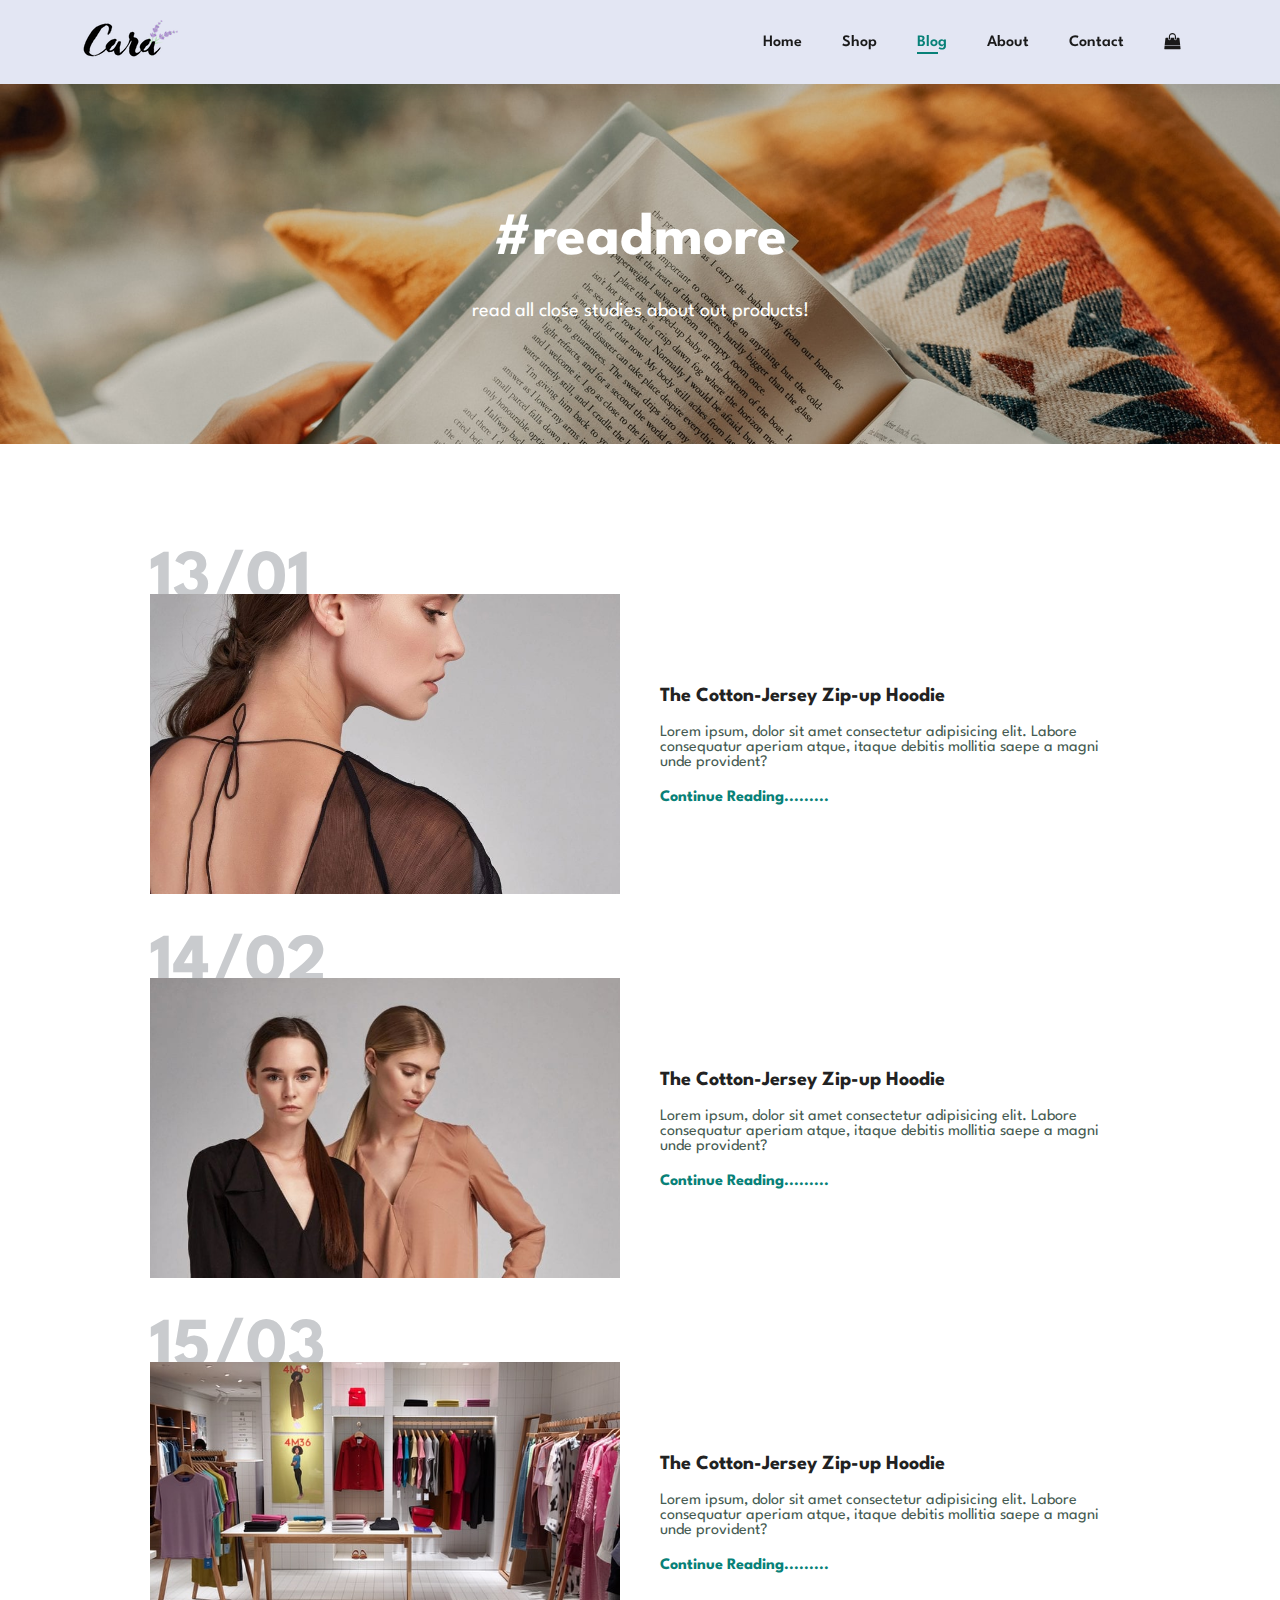
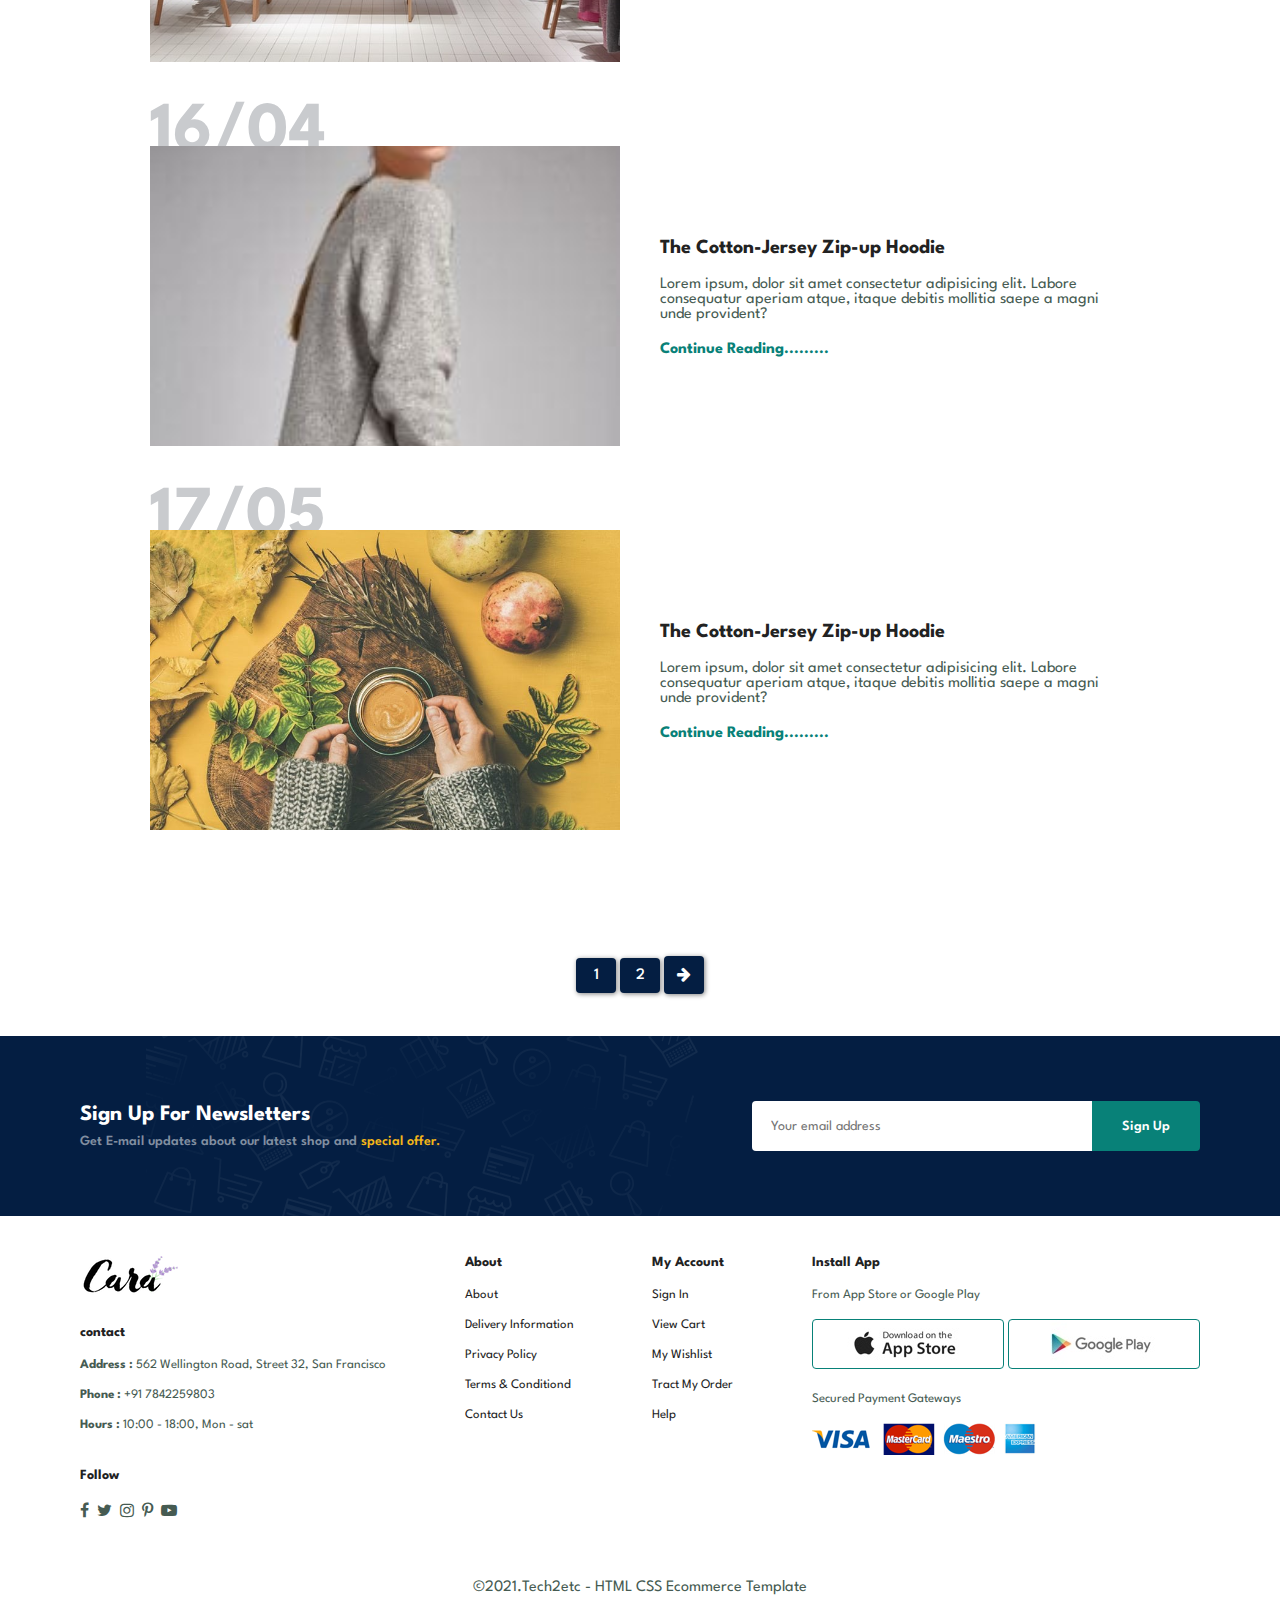
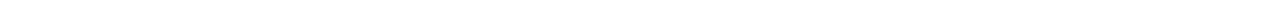
<file: blog.html>
<!DOCTYPE html>
<html lang="en">

<head>
    <meta charset="UTF-8">
    <meta name="viewport" content="width=device-width, initial-scale=1.0">
    <title>Cara Shoping || Shop</title>
    <!-- CSS Link -->
    <link rel="stylesheet" href="./css/style.css">
    <!-- Font link -->
    <link rel="stylesheet" href="https://cdnjs.cloudflare.com/ajax/libs/font-awesome/4.7.0/css/font-awesome.min.css" />

    <!-- fab icon link -->
    <link rel="icon" href="Images/logo.png">
</head>

<body>
    <section id="header">
        <a href="#"><img class="logo" src="Images/logo.png" alt="logo"></a>
        <div>
            <ul id="navbar">
                <li><a href="index.html">Home</a></li>
                <li><a  href="shop.html">Shop</a></li>
                <li><a class="active" href="blog.html">Blog</a></li>
                <li><a href="about.html">About</a></li>
                <li><a href="contact.html">Contact</a></li>
                <li><a href="cart.html" class="lg-bag"><i class="fa fa-shopping-bag" aria-hidden="true"></i></a>
                </li>
                <a href="" id="close"><i class="fa fa-times"></i></a>

            </ul>
        </div>
        <div id="mobile">
            <a href="cart.html"><i class="fa fa-shopping-bag" aria-hidden="true"></i></a>
            <i id="bar" class="fa fa-outdent"></i>

        </div>
    </section>

    <section id="hero-page" class="blog-header">
        <h2>#readmore</h2>
        <p>read all close studies about out products!</p>

    </section>
    <section id="blog">
        <!-- <div class="blog-box">
            <div class="blog-img">
                <img src="/Assets/Images/Blog/b1.jpg" alt="">
              
            </div>
            <div class="blog-details">
                <h4>The Cotton-Jersey Zip-up Hoodie</h4>
                <p>Lorem ipsum, dolor sit amet consectetur adipisicing elit. Labore consequatur aperiam atque, itaque debitis mollitia saepe a magni unde provident?</p>
                <a href="#">Continue Reading.........</a>
            </div>
            <h1>13/01</h1>
        </div> -->
    </section>

    <section id="pagination" class="section-p1">
        <a href="#">1</a>
        <a href="#">2</a>
        <a href="#"><i class="fa fa-arrow-right" aria-hidden="true"></i>
        </a>
    </section>
    <section id="newsletters" class="section-p1" class="section-m1">
        <div class="leftside">
            <h4>Sign Up For Newsletters</h4>
            <p>Get E-mail updates about our latest shop and <span>special offer.</span></p>
        </div>
        <div class="rightside">
            <input type="email" placeholder="Your email address">
            <button class="normal">Sign Up</button>
        </div>

    </section>
    <footer class="section-p1">
        <div class="col">
            <img class="logo" src="Images/logo.png" alt="logo">
            <h4>contact</h4>
            <p><strong>Address : </strong>562 Wellington Road, Street 32, San Francisco</p>
            <p><strong>Phone : </strong>+91 7842259803</p>
            <p><strong>Hours : </strong>10:00 - 18:00, Mon - sat</p>

            <div class="follow">
                <h4>Follow</h4>
                <div class="icon">
                    <i class="fa fa-facebook" aria-hidden="true" title="facebook"></i>
                    <i class="fa fa-twitter" aria-hidden="true" title="twitter"></i>
                    <i class="fa fa-instagram" aria-hidden="true" title="instagram"></i>
                    <i class="fa fa-pinterest-p" aria-hidden="true" title="pinterest"></i>
                    <i class="fa fa-youtube-play" aria-hidden="true" title="youtube"></i>

                </div>
            </div>
        </div>
        <div class="col">
            <h4>About</h4>

            <p><a href="">About</a></p>
            <p><a href="">Delivery Information</a></p>
            <p><a href="">Privacy Policy</a></p>
            <p><a href="">Terms & Conditiond</a></p>
            <p><a href="">Contact Us</a></p>
        </div>

        <div class="col">
            <h4>My Account</h4>

            <p><a href="">Sign In</a></p>
            <p><a href="">View Cart</a></p>
            <p><a href="">My Wishlist</a></p>
            <p><a href="">Tract My Order</a></p>
            <p><a href="">Help</a></p>
        </div>

        <div class="col col1">
            <h4>Install App</h4>
            <div class="app">
                <p> From App Store or Google Play</p>
                <a href=""><img src="Images/Pay/app.jpg" alt=""></a>
                <a href=""><img src="Images/Pay/play.jpg" alt=""></a>
                <p style="padding-top: 20px;">Secured Payment Gateways</p>
                <img src="Images/Pay/pay.png" alt="">

            </div>
        </div>

    </footer>
    <div class="copyright">
        <p>&copy;2021.Tech2etc - HTML CSS Ecommerce Template</p>
    </div>
    <script src="js/blog.js"></script>
 
 
</body>

</html>
</file>
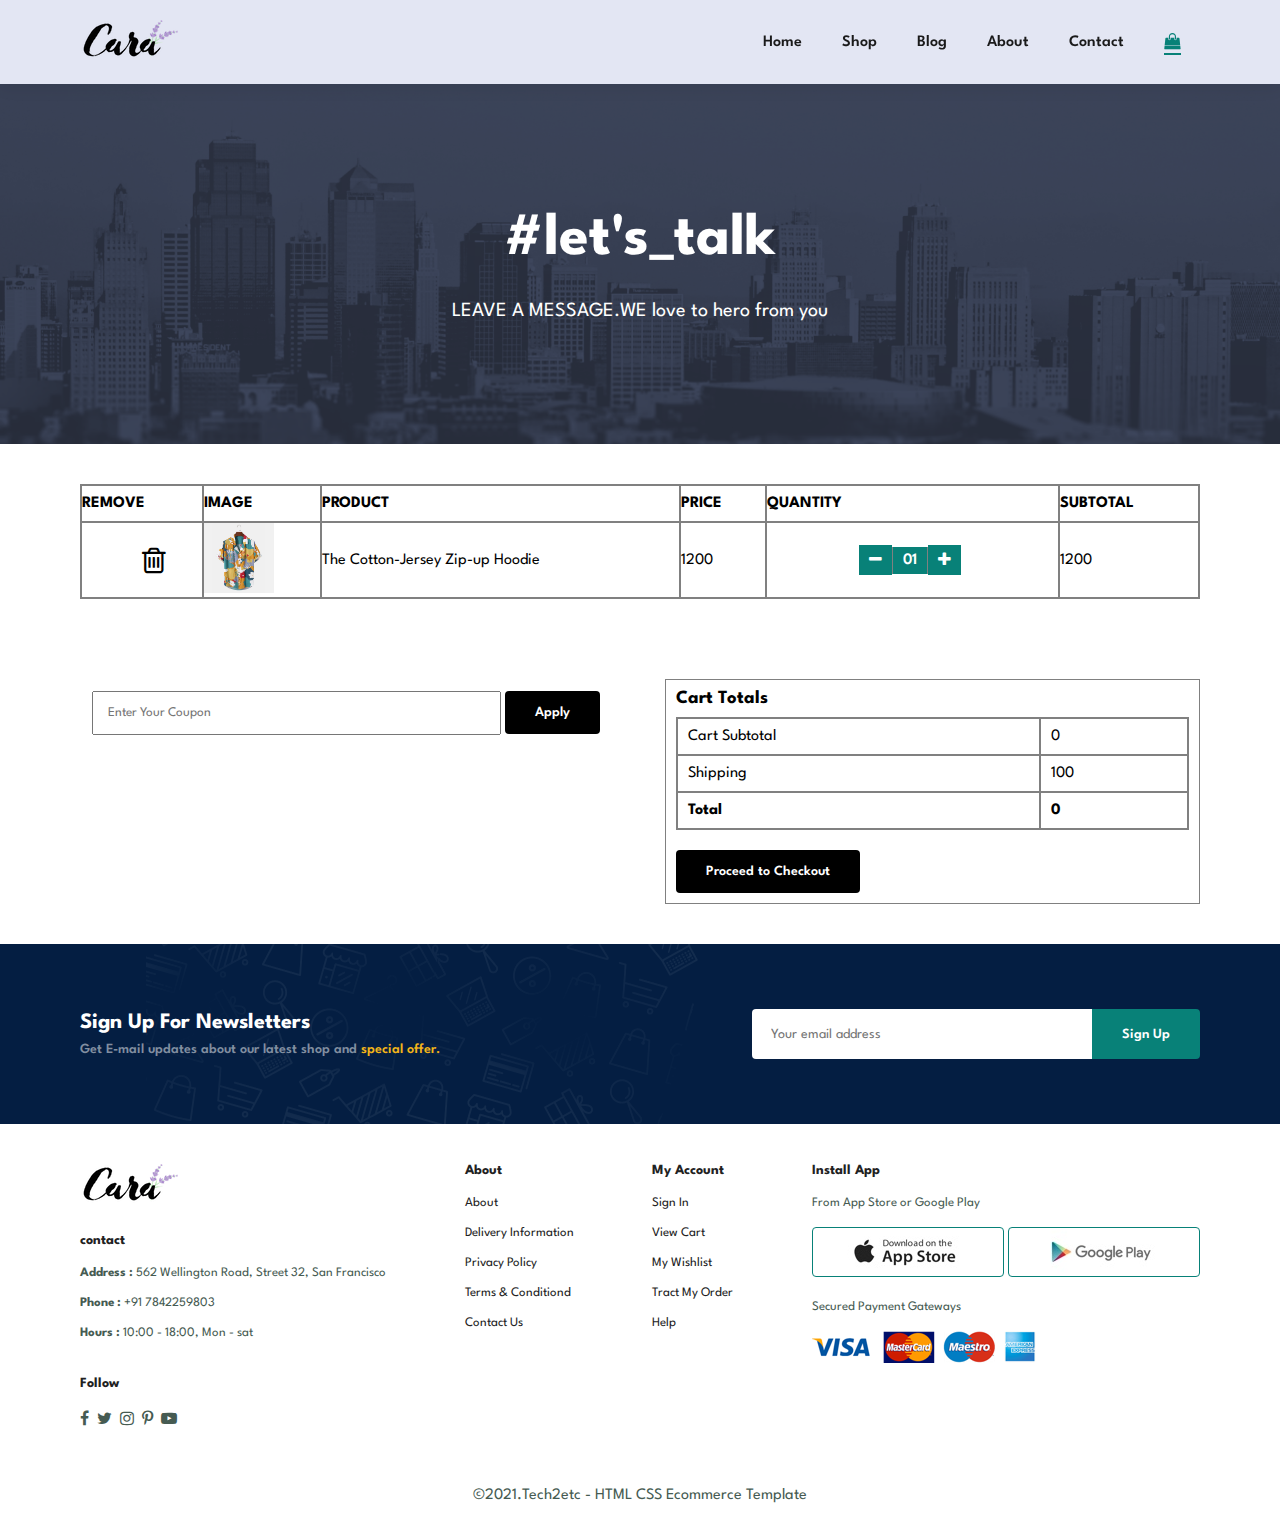
<file: cart.html>
<!DOCTYPE html>
<html lang="en">

<head>
    <meta charset="UTF-8">
    <meta name="viewport" content="width=device-width, initial-scale=1.0">
    <title>Cara Shoping || Contact</title>
    <!-- CSS Link -->
    <link rel="stylesheet" href="./css/style.css">
    <!-- Font link -->
    <link rel="stylesheet" href="https://cdnjs.cloudflare.com/ajax/libs/font-awesome/4.7.0/css/font-awesome.min.css" />

    <!-- fab icon link -->
    <link rel="icon" href="./Images/logo.png">
</head>

<body>
    <section id="header">
        <a href="#"><img class="logo" src="Images/logo.png" alt="logo"></a>
        <div>
            <ul id="navbar">
                <li><a href="index.html">Home</a></li>
                <li><a href="shop.html">Shop</a></li>
                <li><a href="blog.html">Blog</a></li>
                <li><a href="about.html">About</a></li>
                <li><a href="contact.html">Contact</a></li>
                <li><a class="active" href="cart.html" class="lg-bag"><i class="fa fa-shopping-bag"
                            aria-hidden="true"></i></a>
                </li>
                <a href="" id="close"><i class="fa fa-times"></i></a>

            </ul>
        </div>
        <div id="mobile">
            <a class="active" href="cart.html"><i class="fa fa-shopping-bag" aria-hidden="true"></i></a>
            <div class="cartlen">
                <h3>0</h3>
            </div>
            <i id="bar" class="fa fa-outdent"></i>

        </div>
    </section>

    <section id="hero-page" class="about-header">
        <h2>#let's_talk</h2>
        <p>LEAVE A MESSAGE.WE love to hero from you</p>

    </section>
    <section id="table" class="section-p1" style="overflow-x: auto;">
        <table class="tabledetails">
            <tr>
                <th>REMOVE</th>
                <th>IMAGE</th>
                <th>PRODUCT</th>
                <th>PRICE</th>
                <th>QUANTITY</th>
                <th>SUBTOTAL</th>
            </tr>
            <tbody class="datapro">
                <tr>
                    <td><i class="fa fa-trash-o" aria-hidden="true"></i>
                    </td>
                    <td class="prdimg"><img src="Images/Products/f1.jpg" alt=""></td>
                    <td>The Cotton-Jersey Zip-up Hoodie</td>
                    <td>1200</td>
                    <td>
                        <div class="qut">
                            <p class="mainus"><i class="fa fa-minus" aria-hidden="true"></i>
                                <p class="num">01</p>
                                <p class="plus"><i class="fa fa-plus" aria-hidden="true"></i></p>
                            </p>
                        </div>
                    </td>
                    <td class="subtotal">1200</td>
                </tr>
            </tbody>
        </table>
        </div>
    </section>
    <p id="caremty"></p>
    <section id="applycoupon" class="section-p1">
        <div class="couponblock">
            <input type="text" class="coupon" placeholder="Enter Your Coupon">
            <button type="button" class="normal">Apply</button>
        </div>
        <div class="cashblock ">
            <h3>Cart Totals</h3>
            <table>
                <thead>
                    <tr>
                        <td>Cart Subtotal</td>
                        <td class="subtotal1">0</td>
                    </tr>
                    <tr>
                        <td>Shipping</td>
                        <td class="shipping">0</td>
                    </tr>
                    <tr>
                        <th>Total</th>
                        <th class="subtotal2">0</th>
                    </tr>
                </thead>
            </table>
            <button type="submit" class="normal">Proceed to Checkout</button>
        </div>
    </section>


    <section id="newsletters" class="section-p1" class="section-m1">
        <div class="leftside">
            <h4>Sign Up For Newsletters</h4>
            <p>Get E-mail updates about our latest shop and <span>special offer.</span></p>
        </div>
        <div class="rightside">
            <input type="email" placeholder="Your email address">
            <button class="normal">Sign Up</button>
        </div>

    </section>
    <footer class="section-p1">
        <div class="col">
            <img class="logo" src="Images/logo.png" alt="logo">
            <h4>contact</h4>
            <p><strong>Address : </strong>562 Wellington Road, Street 32, San Francisco</p>
            <p><strong>Phone : </strong>+91 7842259803</p>
            <p><strong>Hours : </strong>10:00 - 18:00, Mon - sat</p>

            <div class="follow">
                <h4>Follow</h4>
                <div class="icon">
                    <i class="fa fa-facebook" aria-hidden="true" title="facebook"></i>
                    <i class="fa fa-twitter" aria-hidden="true" title="twitter"></i>
                    <i class="fa fa-instagram" aria-hidden="true" title="instagram"></i>
                    <i class="fa fa-pinterest-p" aria-hidden="true" title="pinterest"></i>
                    <i class="fa fa-youtube-play" aria-hidden="true" title="youtube"></i>

                </div>
            </div>
        </div>
        <div class="col">
            <h4>About</h4>

            <p><a href="">About</a></p>
            <p><a href="">Delivery Information</a></p>
            <p><a href="">Privacy Policy</a></p>
            <p><a href="">Terms & Conditiond</a></p>
            <p><a href="">Contact Us</a></p>
        </div>

        <div class="col">
            <h4>My Account</h4>

            <p><a href="">Sign In</a></p>
            <p><a href="">View Cart</a></p>
            <p><a href="">My Wishlist</a></p>
            <p><a href="">Tract My Order</a></p>
            <p><a href="">Help</a></p>
        </div>

        <div class="col col1">
            <h4>Install App</h4>
            <div class="app">
                <p> From App Store or Google Play</p>
                <a href=""><img src="Images/Pay/app.jpg" alt=""></a>
                <a href=""><img src="Images/Pay/play.jpg" alt=""></a>
                <p style="padding-top: 20px;">Secured Payment Gateways</p>
                <img src="Images/Pay/pay.png" alt="">

            </div>
        </div>

    </footer>
    <div class="copyright">
        <p>&copy;2021.Tech2etc - HTML CSS Ecommerce Template</p>
    </div>
    <script src="js/index1.js"></script>
    <script>
        // product1 = [{
        //         img: "Images/Products/f1.jpg",
        //         brand: "adidas",
        //         para: "Catoon Astronaut T-Shirts",
        //         price: 1500
        //     },
        //     {
        //         img: "Images/Products/f2.jpg",
        //         brand: "adidas",
        //         para: "Catoon Astronaut T-Shirts",
        //         price: 1200
        //     }, {
        //         img: "Images/Products/f3.jpg",
        //         brand: "adidas",
        //         para: "Catoon Astronaut T-Shirts",
        //         price: 1200
        //     }, {
        //         img: "Images/Products/f4.jpg",
        //         brand: "adidas",
        //         para: "Catoon Astronaut T-Shirts",
        //         price: 1200
        //     }, {
        //         img: "Images/Products/f5.jpg",
        //         brand: "adidas",
        //         para: "Catoon Astronaut T-Shirts",
        //         price: 1200
        //     }, {
        //         img: "Images/Products/f6.jpg",
        //         brand: "adidas",
        //         para: "Catoon Astronaut T-Shirts",
        //         price: 1200
        //     }, {
        //         img: "Images/Products/f7.jpg",
        //         brand: "adidas",
        //         para: "Catoon Astronaut T-Shirts",
        //         price: 1200
        //     }, {
        //         img: "Images/Products/f8.jpg",
        //         brand: "adidas",
        //         para: "Catoon Astronaut T-Shirts",
        //         price: 1200
        //     }
        // ]
        // newArr = [{
        //         img: "Images/Products/n1.jpg",
        //         brand: "adidas",
        //         para: "Catoon Astronaut T-Shirts",
        //         price: 900
        //     },
        //     {
        //         img: "Images/Products/n2.jpg",
        //         brand: "adidas",
        //         para: "Catoon Astronaut T-Shirts",
        //         price: 1200
        //     }, {
        //         img: "Images/Products/n3.jpg",
        //         brand: "adidas",
        //         para: "Catoon Astronaut T-Shirts",
        //         price: 1400
        //     }, {
        //         img: "Images/Products/n4.jpg",
        //         brand: "adidas",
        //         para: "Catoon Astronaut T-Shirts",
        //         price: 1600
        //     }, {
        //         img: "Images/Products/n5.jpg",
        //         brand: "adidas",
        //         para: "Catoon Astronaut T-Shirts",
        //         price: 1000
        //     }, {
        //         img: "Images/Products/n6.jpg",
        //         brand: "adidas",
        //         para: "Catoon Astronaut T-Shirts",
        //         price: 1100
        //     }, {
        //         img: "Images/Products/n7.jpg",
        //         brand: "adidas",
        //         para: "Catoon Astronaut T-Shirts",
        //         price: 1300

        //     }, {
        //         img: "Images/Products/n8.jpg",
        //         brand: "adidas",
        //         para: "Catoon Astronaut T-Shirts",
        //         price: 1200,

        //     }
        // ]
        // shipping1 = "free";
        shipping1 = 100;
        const plus = document.querySelector(".plus");
        const num = document.querySelector(".num");
        const maius = document.querySelector(".mainus");
        // console.log(plus);
        let a = 1;
        let sum;

        
        function shipp() {
            const shipping = document.querySelector(".shipping").innerHTML = shipping1;
            plus.onclick = () => {
                rate = 1200;
              a++;
                addZero = a < 10 ? "0" + a : a
                document.querySelector(".num").innerHTML = addZero;
                sum = rate * addZero
                console.log(sum);
                document.querySelector(".subtotal").innerHTML = sum;
                document.querySelector(".subtotal1").innerHTML = sum;
                if (shipping1 === "free") {
                    document.querySelector(".subtotal2").innerHTML = sum;
                    shipping.innerHTML = shipping1
                } else {
                    document.querySelector(".subtotal2").innerHTML = shipping1 + sum;

                }

            }

            maius.onclick = () => {
                a--;
                addZero = a < 10 ? "0" + a : a
                if (a > 0) {
                    document.querySelector(".num").innerHTML = addZero;
                }
                for (let i = 0; i < a; i++) {
                    sum = 1200 * a;
                    console.log(sum);
                    document.querySelector(".subtotal").innerHTML = sum;
                    document.querySelector(".subtotal1").innerHTML = sum;
                    if (isNaN) {
                        document.querySelector(".subtotal2").innerHTML = sum;
                    } else {
                        shipsum = document.querySelector(".subtotal2").innerHTML = shipping1 + sum;

                    }
                }

            }
        }
        shipp()
        console.log(a);
        console.log(sum);

        // const datapro = document.querySelector(".datapro");
        // console.log(datapro);
        // const getRegData = () => {
        //     product1.forEach((data, index) => {
        //         console.log(data, index);
        //         datapro.innerHTML = `
        //       <tr>
        //             <td><i class="fa fa-trash-o" aria-hidden="true"></i>
        //             </td>
        //             <td class="prdimg"><img src="/Assets/Images/Products/f1.jpg" alt=""></td>
        //             <td>${data.para}</td>
        //             <td>1200</td>
        //             <td>
        //                 <div class="qut">
        //                     <p class="mainus"><i class="fa fa-minus" aria-hidden="true"></i>
        //                         <p class="num">01</p>
        //                         <p class="plus"><i class="fa fa-plus" aria-hidden="true"></i></p>
        //                     </p>
        //                 </div>
        //             </td>
        //             <td class="subtotal">1200</td>
        //         </tr> 
        //     `
        //     })
        // }

        // getRegData()
    </script>

</body>

</html>
</file>
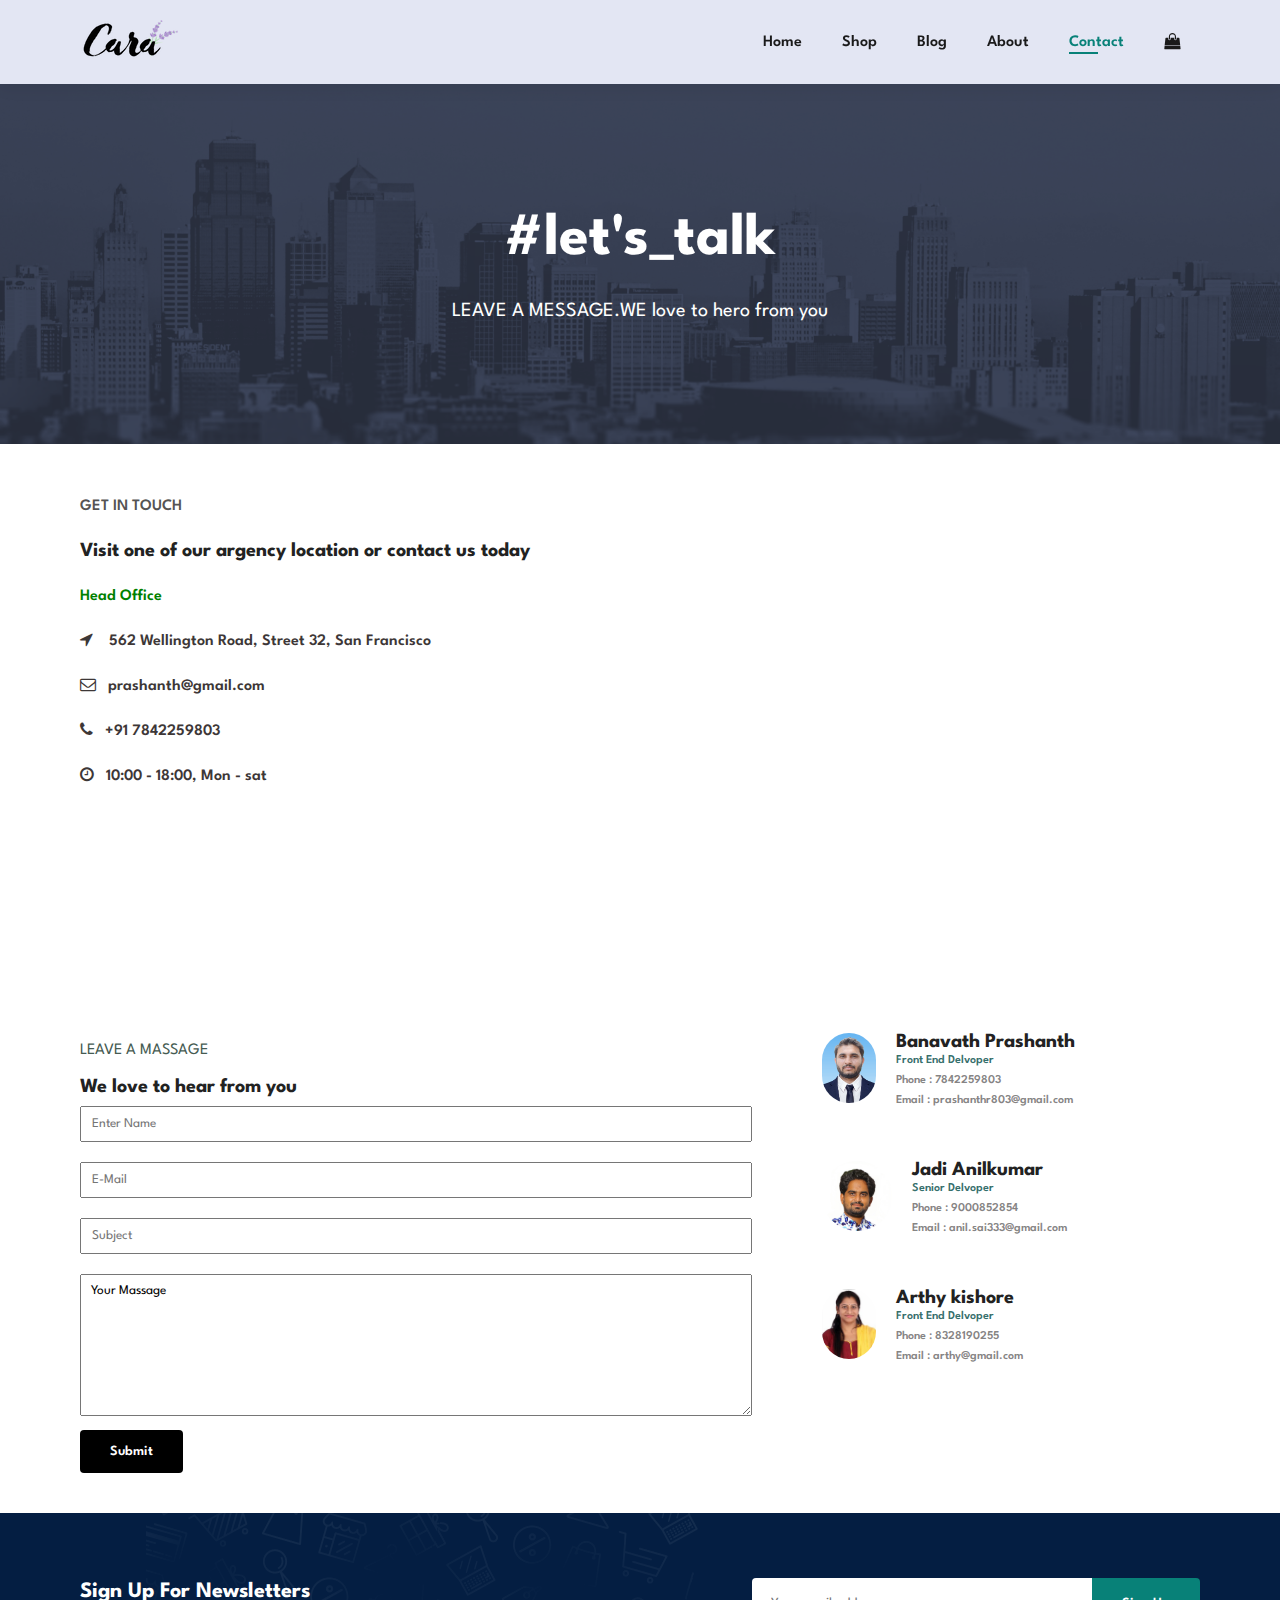
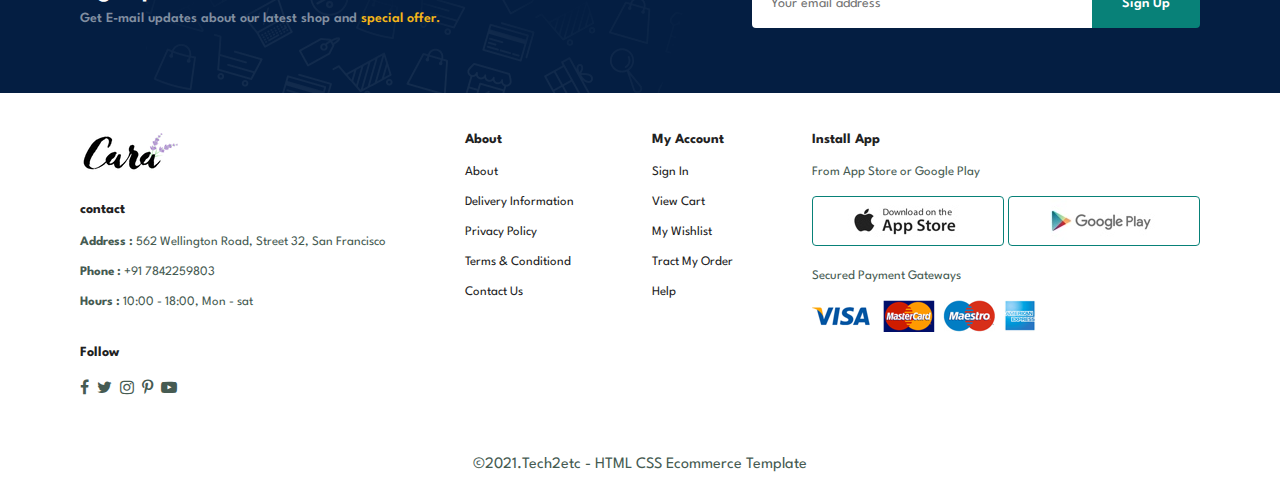
<file: contact.html>
<!DOCTYPE html>
<html lang="en">

<head>
    <meta charset="UTF-8">
    <meta name="viewport" content="width=device-width, initial-scale=1.0">
    <title>Cara Shoping || Contact</title>
    <!-- CSS Link -->
    <link rel="stylesheet" href="./css/style.css">
    <!-- Font link -->
    <link rel="stylesheet" href="https://cdnjs.cloudflare.com/ajax/libs/font-awesome/4.7.0/css/font-awesome.min.css" />

    <!-- fab icon link -->
    <link rel="icon" href="Images/logo.png">
</head>

<body>
    <section id="header">
        <a href="#"><img class="logo" src="Images/logo.png" alt="logo"></a>
        <div>
            <ul id="navbar">
                <li><a href="index.html">Home</a></li>
                <li><a href="shop.html">Shop</a></li>
                <li><a href="blog.html">Blog</a></li>
                <li><a href="about.html">About</a></li>
                <li><a class="active" href="contact.html">Contact</a></li>
                <li><a href="cart.html" class="lg-bag"><i class="fa fa-shopping-bag" aria-hidden="true"></i></a>
                </li>
                <a href="" id="close"><i class="fa fa-times"></i></a>

            </ul>
        </div>
        <div id="mobile">
            <a href="cart.html"><i class="fa fa-shopping-bag" aria-hidden="true"></i></a>
            <i id="bar" class="fa fa-outdent"></i>

        </div>
    </section>

    <section id="hero-page" class="about-header">
        <h2>#let's_talk</h2>
        <p>LEAVE A MESSAGE.WE love to hero from you</p>

    </section>
    <section id="contact" class="section-p1">
        <div class="contact-box">
            <div class="about-address">

                <p>GET IN TOUCH</p>
                <h4>Visit one of our argency location or contact us today</h4>
                <p style="color: green;">Head Office</p>

                <p><strong><i class="fa fa-location-arrow" aria-hidden="true"></i>
                    </strong>&nbsp;&nbsp; 562 Wellington Road, Street 32, San Francisco</p>

                <p><strong><i class="fa fa-envelope-o" aria-hidden="true"></i>
                    </strong>&nbsp;&nbsp;prashanth@gmail.com</p>

                <p><strong><i class="fa fa-phone" aria-hidden="true"></i>

                    </strong>&nbsp;&nbsp;+91 7842259803</p>

                <p><strong><i class="fa fa-clock-o" aria-hidden="true"></i>
                    </strong>&nbsp;&nbsp;10:00 - 18:00, Mon - sat</p>

            </div>
            <div class="about-details">
                <iframe
                    src="https://www.google.com/maps/embed?pb=!1m14!1m12!1m3!1d15226.0056738173!2d78.41833544999999!3d17.43569885!2m3!1f0!2f0!3f0!3m2!1i1024!2i768!4f13.1!5e0!3m2!1sen!2sin!4v1695990346855!5m2!1sen!2sin"
                    width="600" height="450" style="border:0;" allowfullscreen="" loading="lazy"
                    referrerpolicy="no-referrer-when-downgrade"></iframe>
            </div>
        </div>
        </div>
    </section>
    <section id="form" class="section-p1">

        <form action="" class="inputform">
            <p>LEAVE A MASSAGE</p>
            <h4>We love to hear from you</h4>
            <input type="text" placeholder="Enter Name"><br>
            <input type="email" placeholder="E-Mail"><br>
            <input type="text" placeholder="Subject"><br>
            <textarea name="text" id="" cols="30" rows="10">Your Massage</textarea>
            <button type="submit" class="normal">Submit</button>
        </form>
        <div class="peopled">
            <div class="people">
                <!-- <div class="people-img"></div> -->
                <img src="Images/Photo Original.jpg" alt="">
                <div class="people-details">
                    <h4>Banavath Prashanth</h4>
                    <p>Front End Delvoper</p>
                    <p>Phone : 7842259803</p>
                    <p>Email : prashanthr803@gmail.com</p>
                </div>

            </div>
            <div class="people">
                <!-- <div class="people-img"></div> -->
                <img src="Images/Anil_photo.png" alt="">
                <div class="people-details">
                    <h4>Jadi Anilkumar</h4>
                    <p>Senior Delvoper</p>
                    <p>Phone : 9000852854</p>
                    <p>Email : anil.sai333@gmail.com</p>
                </div>

            </div>
            <div class="people">
                <!-- <div class="people-img"></div> -->
                <img src="Images/Arthy_photo.jfif" alt="">
                <div class="people-details">
                    <h4>Arthy kishore</h4>
                    <p>Front End Delvoper</p>
                    <p>Phone : 8328190255</p>
                    <p>Email : arthy@gmail.com</p>
                </div>

            </div>
        </div>
    </section>


 
    <section id="newsletters" class="section-p1" class="section-m1">
        <div class="leftside">
            <h4>Sign Up For Newsletters</h4>
            <p>Get E-mail updates about our latest shop and <span>special offer.</span></p>
        </div>
        <div class="rightside">
            <input type="email" placeholder="Your email address">
            <button class="normal">Sign Up</button>
        </div>

    </section>
    <footer class="section-p1">
        <div class="col">
            <img class="logo" src="Images/logo.png" alt="logo">
            <h4>contact</h4>
            <p><strong>Address : </strong>562 Wellington Road, Street 32, San Francisco</p>
            <p><strong>Phone : </strong>+91 7842259803</p>
            <p><strong>Hours : </strong>10:00 - 18:00, Mon - sat</p>

            <div class="follow">
                <h4>Follow</h4>
                <div class="icon">
                    <i class="fa fa-facebook" aria-hidden="true" title="facebook"></i>
                    <i class="fa fa-twitter" aria-hidden="true" title="twitter"></i>
                    <i class="fa fa-instagram" aria-hidden="true" title="instagram"></i>
                    <i class="fa fa-pinterest-p" aria-hidden="true" title="pinterest"></i>
                    <i class="fa fa-youtube-play" aria-hidden="true" title="youtube"></i>

                </div>
            </div>
        </div>
        <div class="col">
            <h4>About</h4>

            <p><a href="">About</a></p>
            <p><a href="">Delivery Information</a></p>
            <p><a href="">Privacy Policy</a></p>
            <p><a href="">Terms & Conditiond</a></p>
            <p><a href="">Contact Us</a></p>
        </div>

        <div class="col">
            <h4>My Account</h4>

            <p><a href="">Sign In</a></p>
            <p><a href="">View Cart</a></p>
            <p><a href="">My Wishlist</a></p>
            <p><a href="">Tract My Order</a></p>
            <p><a href="">Help</a></p>
        </div>

        <div class="col col1">
            <h4>Install App</h4>
            <div class="app">
                <p> From App Store or Google Play</p>
                <a href=""><img src="Images/Pay/app.jpg" alt=""></a>
                <a href=""><img src="Images/Pay/play.jpg" alt=""></a>
                <p style="padding-top: 20px;">Secured Payment Gateways</p>
                <img src="Images/Pay/pay.png" alt="">

            </div>
        </div>

    </footer>
    <div class="copyright">
        <p>&copy;2021.Tech2etc - HTML CSS Ecommerce Template</p>
    </div>
    <script src="js/index1.js"></script>


</body>

</html>
</file>
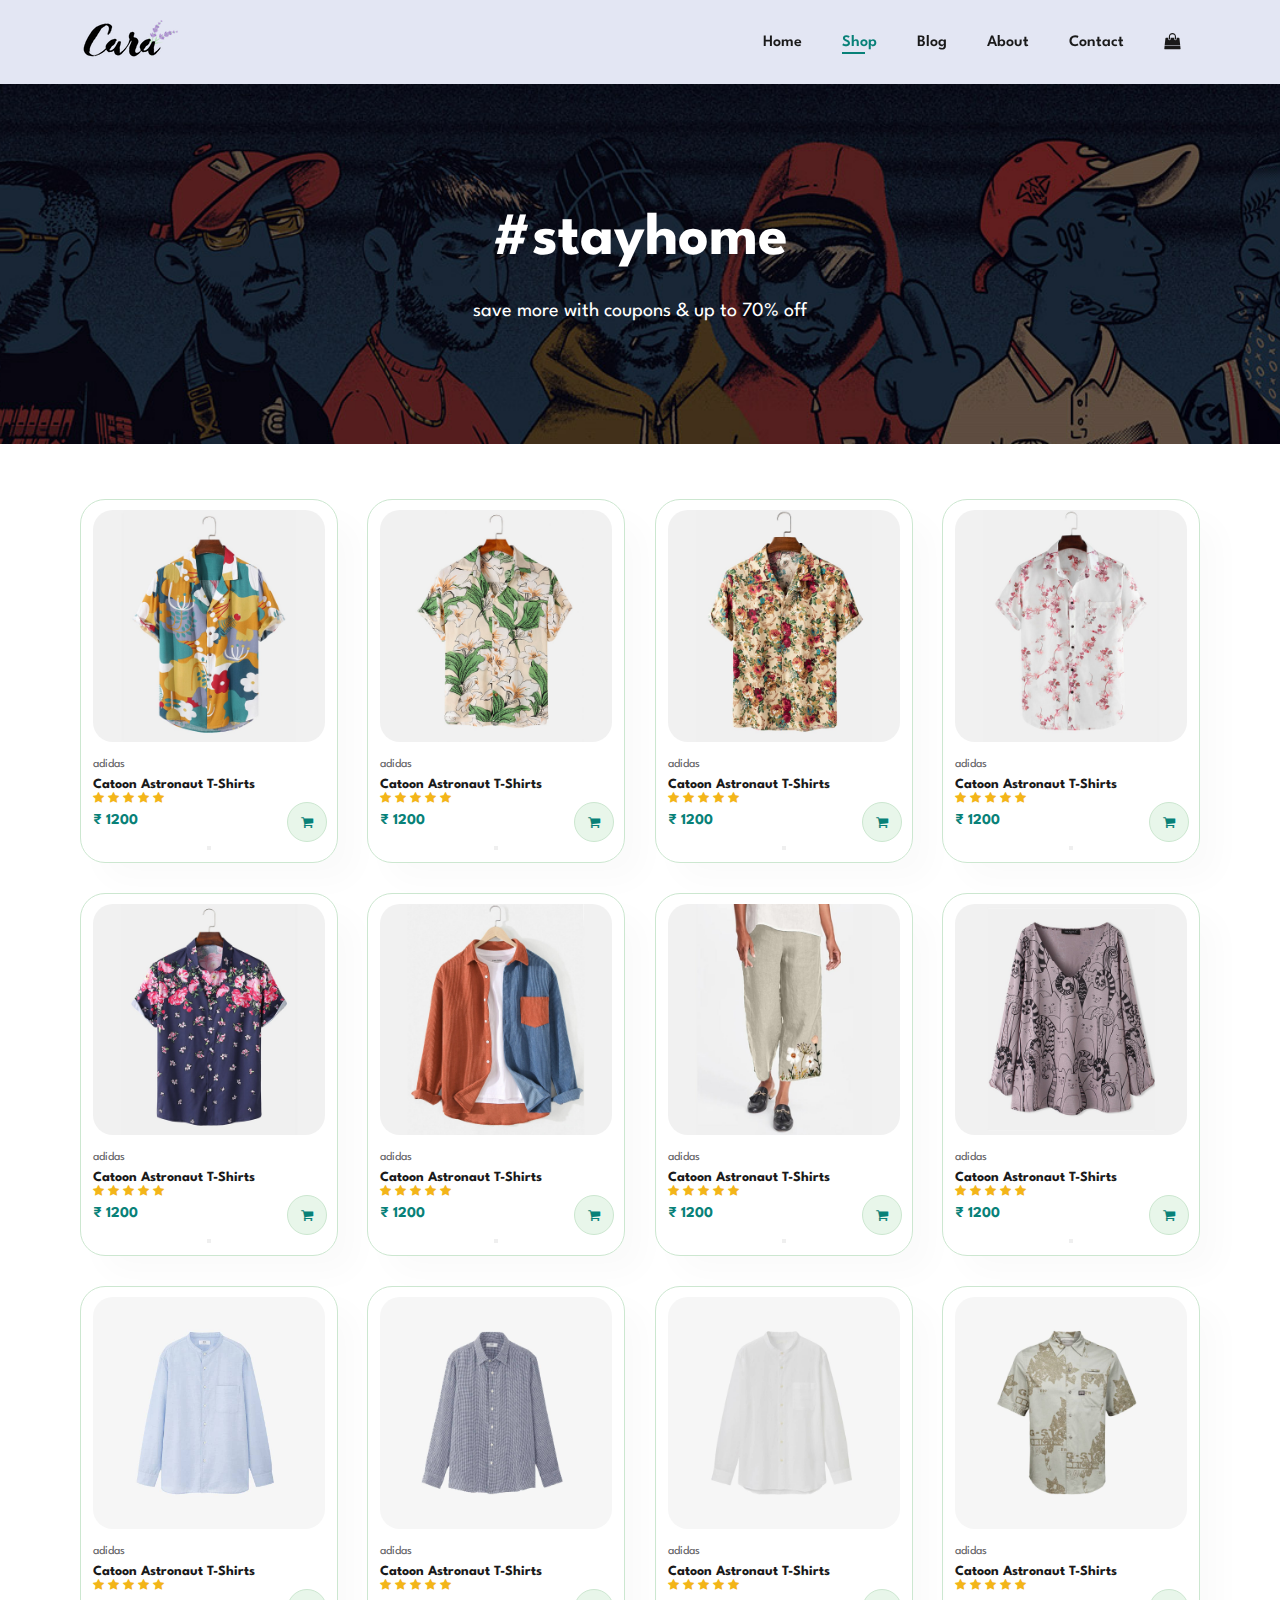
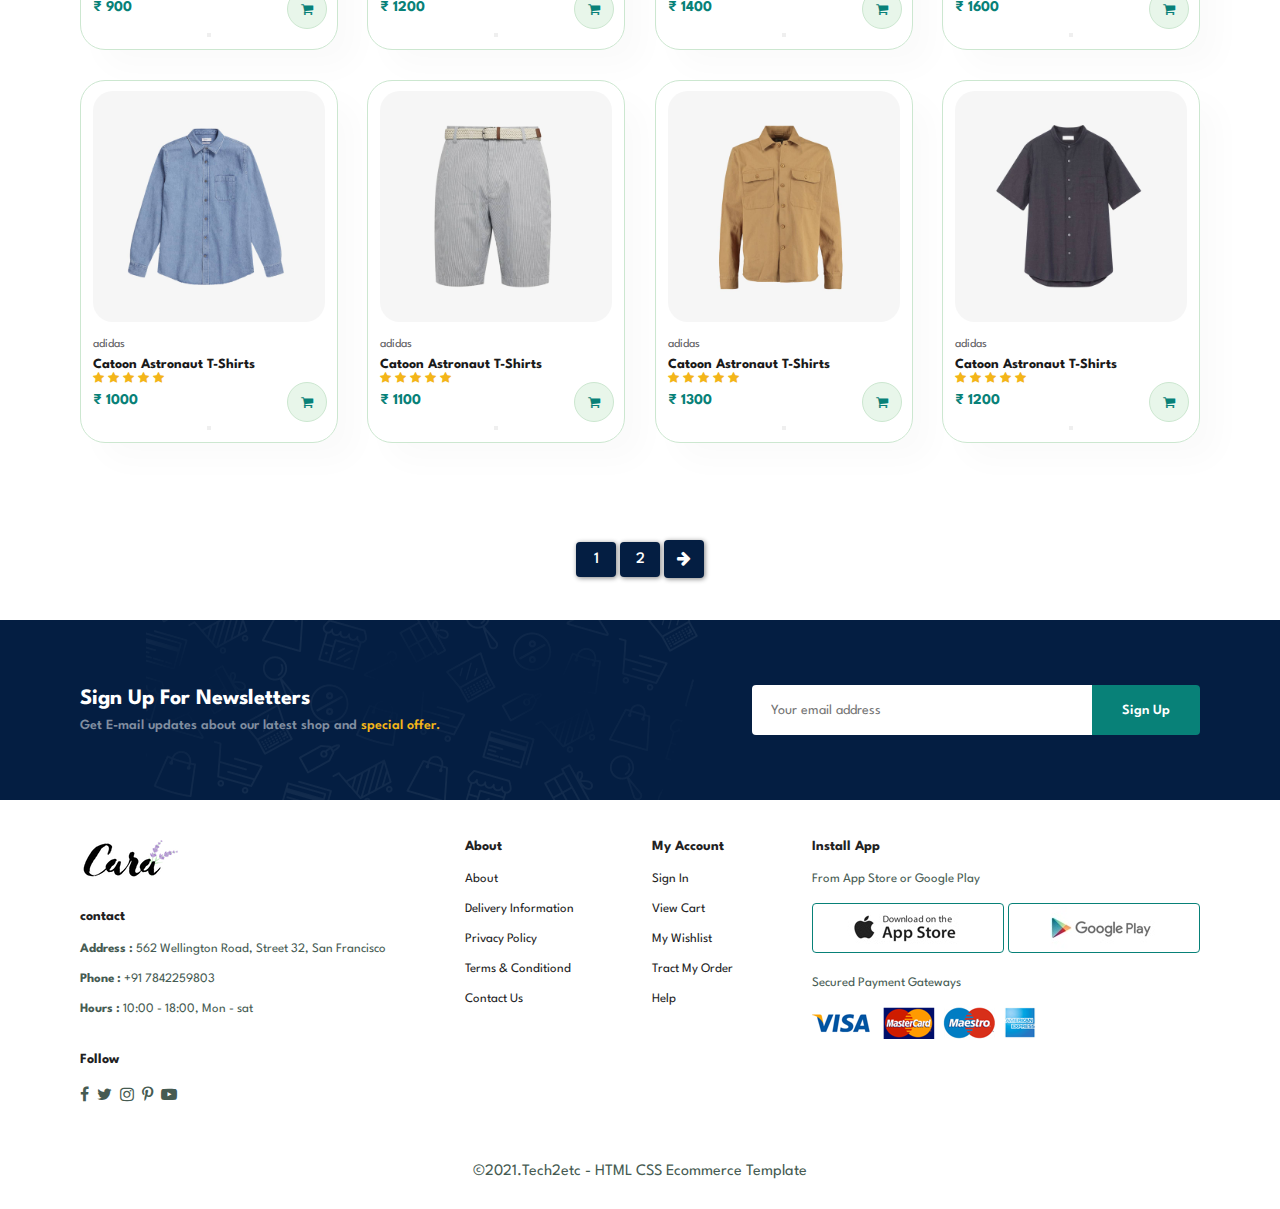
<file: shop.html>
<!DOCTYPE html>
<html lang="en">

<head>
    <meta charset="UTF-8">
    <meta name="viewport" content="width=device-width, initial-scale=1.0">
    <title>Cara Shoping || Shop</title>
    <!-- CSS Link -->
    <link rel="stylesheet" href="./css/style.css">
    <!-- Font link -->
    <link rel="stylesheet" href="https://cdnjs.cloudflare.com/ajax/libs/font-awesome/4.7.0/css/font-awesome.min.css" />

    <!-- fab icon link -->
    <link rel="icon" href="Images/logo.png">
</head>

<body>
    <section id="header">
        <a href="#"><img class="logo" src="./Images/logo.png" alt="logo"></a>
        <div>
            <ul id="navbar">
                <li><a href="index.html">Home</a></li>
                <li><a class="active" href="shop.html">Shop</a></li>
                <li><a href="blog.html">Blog</a></li>
                <li><a href="about.html">About</a></li>
                <li><a href="contact.html">Contact</a></li>
                <li><a href="cart.html" class="lg-bag"><i class="fa fa-shopping-bag" aria-hidden="true"></i></a>
                </li>
                <a href="" id="close"><i class="fa fa-times"></i></a>

            </ul>
        </div>
        <div id="mobile">
            <a href="cart.html"><i class="fa fa-shopping-bag" aria-hidden="true"></i></a>
            <i id="bar" class="fa fa-outdent"></i>

        </div>
    </section>
    <section id="hero-page">
        <h2>#stayhome</h2>
        <p>save more with coupons & up to 70% off</p>

    </section>
    </div>
    <section id="product1" class="section-p1">
        <div class="pro-container">

        </div>
    </section>
    <section id="pagination" class="section-p1">
        <a href="#">1</a>
        <a href="#">2</a>
        <a href="#"><i class="fa fa-arrow-right" aria-hidden="true"></i>
        </a>
    </section>
    <section id="newsletters" class="section-p1" class="section-m1">
        <div class="leftside">
            <h4>Sign Up For Newsletters</h4>
            <p>Get E-mail updates about our latest shop and <span>special offer.</span></p>
        </div>
        <div class="rightside">
            <input type="email" placeholder="Your email address">
            <button class="normal">Sign Up</button>
        </div>

    </section>
    <footer class="section-p1">
        <div class="col">
            <img class="logo" src="Images/logo.png" alt="logo">
            <h4>contact</h4>
            <p><strong>Address : </strong>562 Wellington Road, Street 32, San Francisco</p>
            <p><strong>Phone : </strong>+91 7842259803</p>
            <p><strong>Hours : </strong>10:00 - 18:00, Mon - sat</p>

            <div class="follow">
                <h4>Follow</h4>
                <div class="icon">
                    <i class="fa fa-facebook" aria-hidden="true" title="facebook"></i>
                    <i class="fa fa-twitter" aria-hidden="true" title="twitter"></i>
                    <i class="fa fa-instagram" aria-hidden="true" title="instagram"></i>
                    <i class="fa fa-pinterest-p" aria-hidden="true" title="pinterest"></i>
                    <i class="fa fa-youtube-play" aria-hidden="true" title="youtube"></i>

                </div>
            </div>
        </div>
        <div class="col">
            <h4>About</h4>

            <p><a href="">About</a></p>
            <p><a href="">Delivery Information</a></p>
            <p><a href="">Privacy Policy</a></p>
            <p><a href="">Terms & Conditiond</a></p>
            <p><a href="">Contact Us</a></p>
        </div>

        <div class="col">
            <h4>My Account</h4>

            <p><a href="">Sign In</a></p>
            <p><a href="">View Cart</a></p>
            <p><a href="">My Wishlist</a></p>
            <p><a href="">Tract My Order</a></p>
            <p><a href="">Help</a></p>
        </div>

        <div class="col col1">
            <h4>Install App</h4>
            <div class="app">
                <p> From App Store or Google Play</p>
                <a href=""><img src="Images/Pay/app.jpg" alt=""></a>
                <a href=""><img src="Images/Pay/play.jpg" alt=""></a>
                <p style="padding-top: 20px;">Secured Payment Gateways</p>
                <img src="Images/Pay/pay.png" alt="">

            </div>
        </div>

    </footer>
    <div class="copyright">
        <p>&copy;2021.Tech2etc - HTML CSS Ecommerce Template</p>
    </div>
    <script src="js/shop.js"></script>


</body>

</html>
</file>
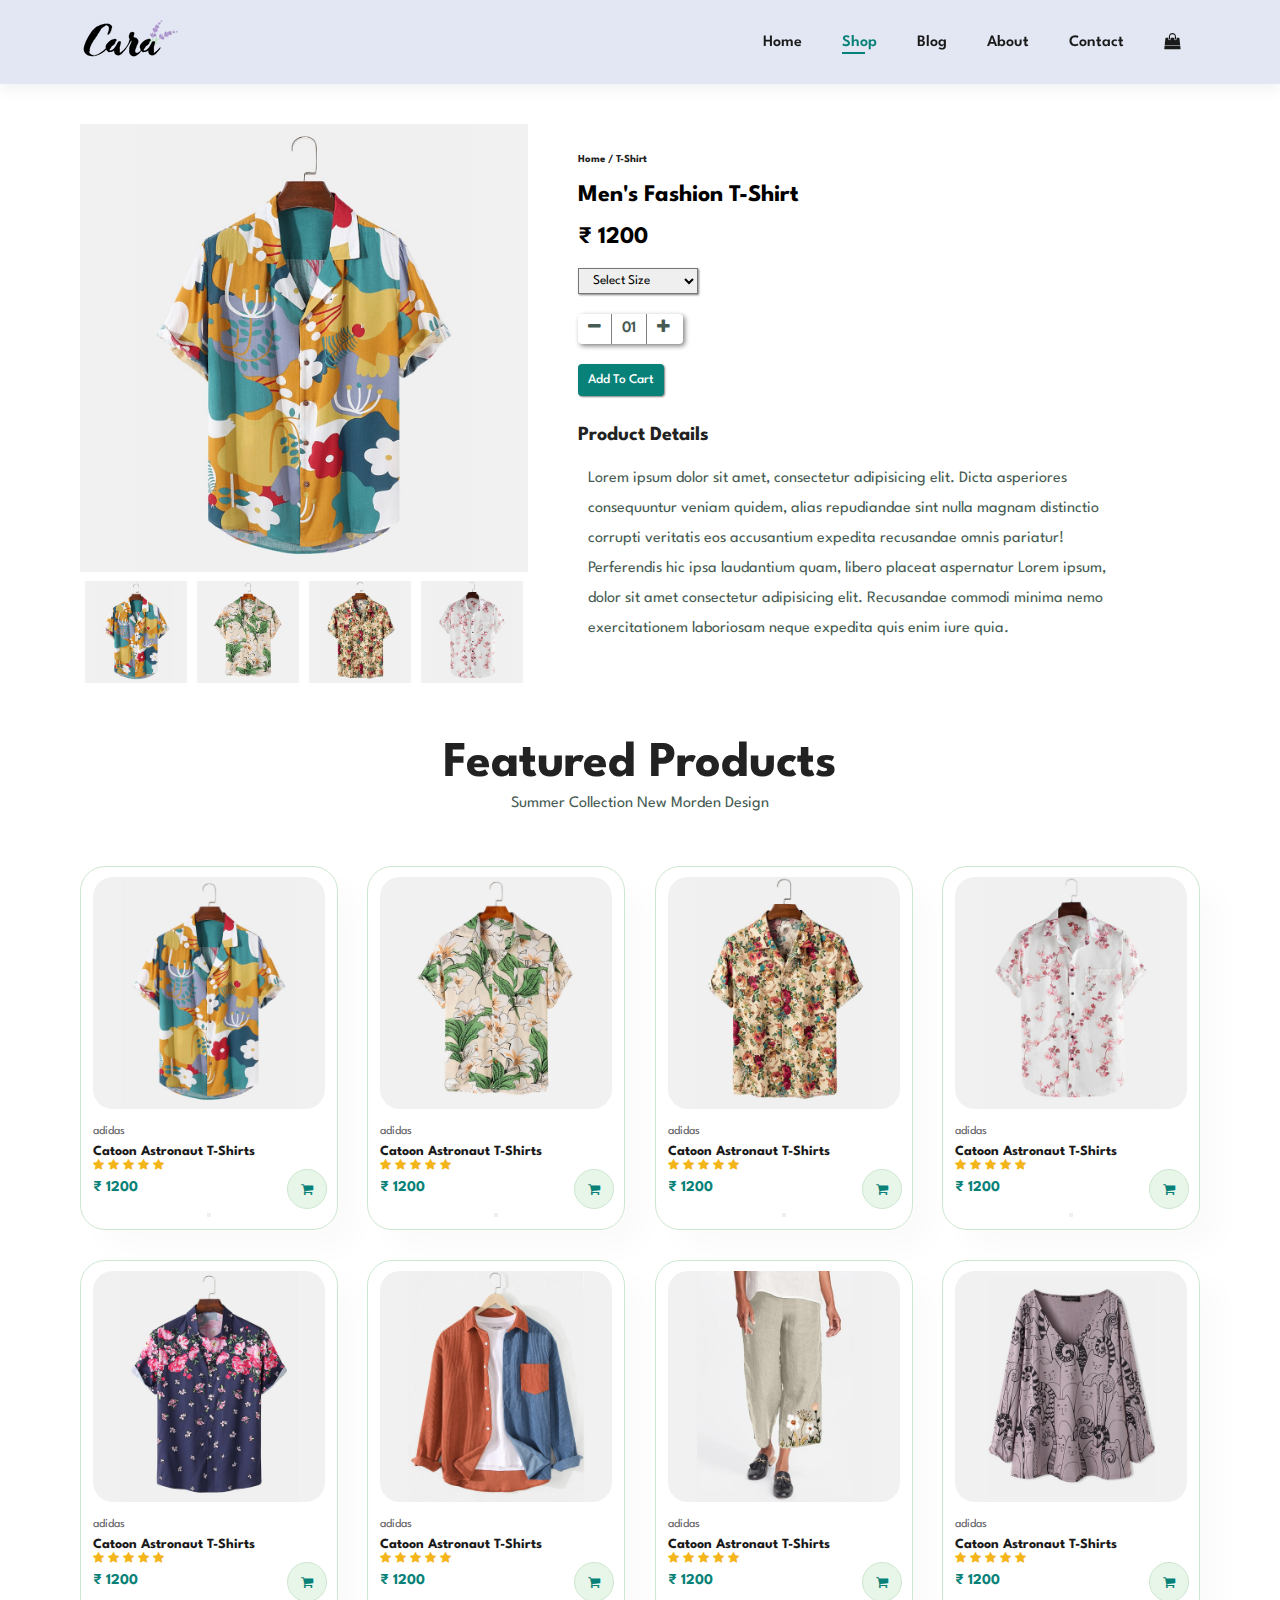
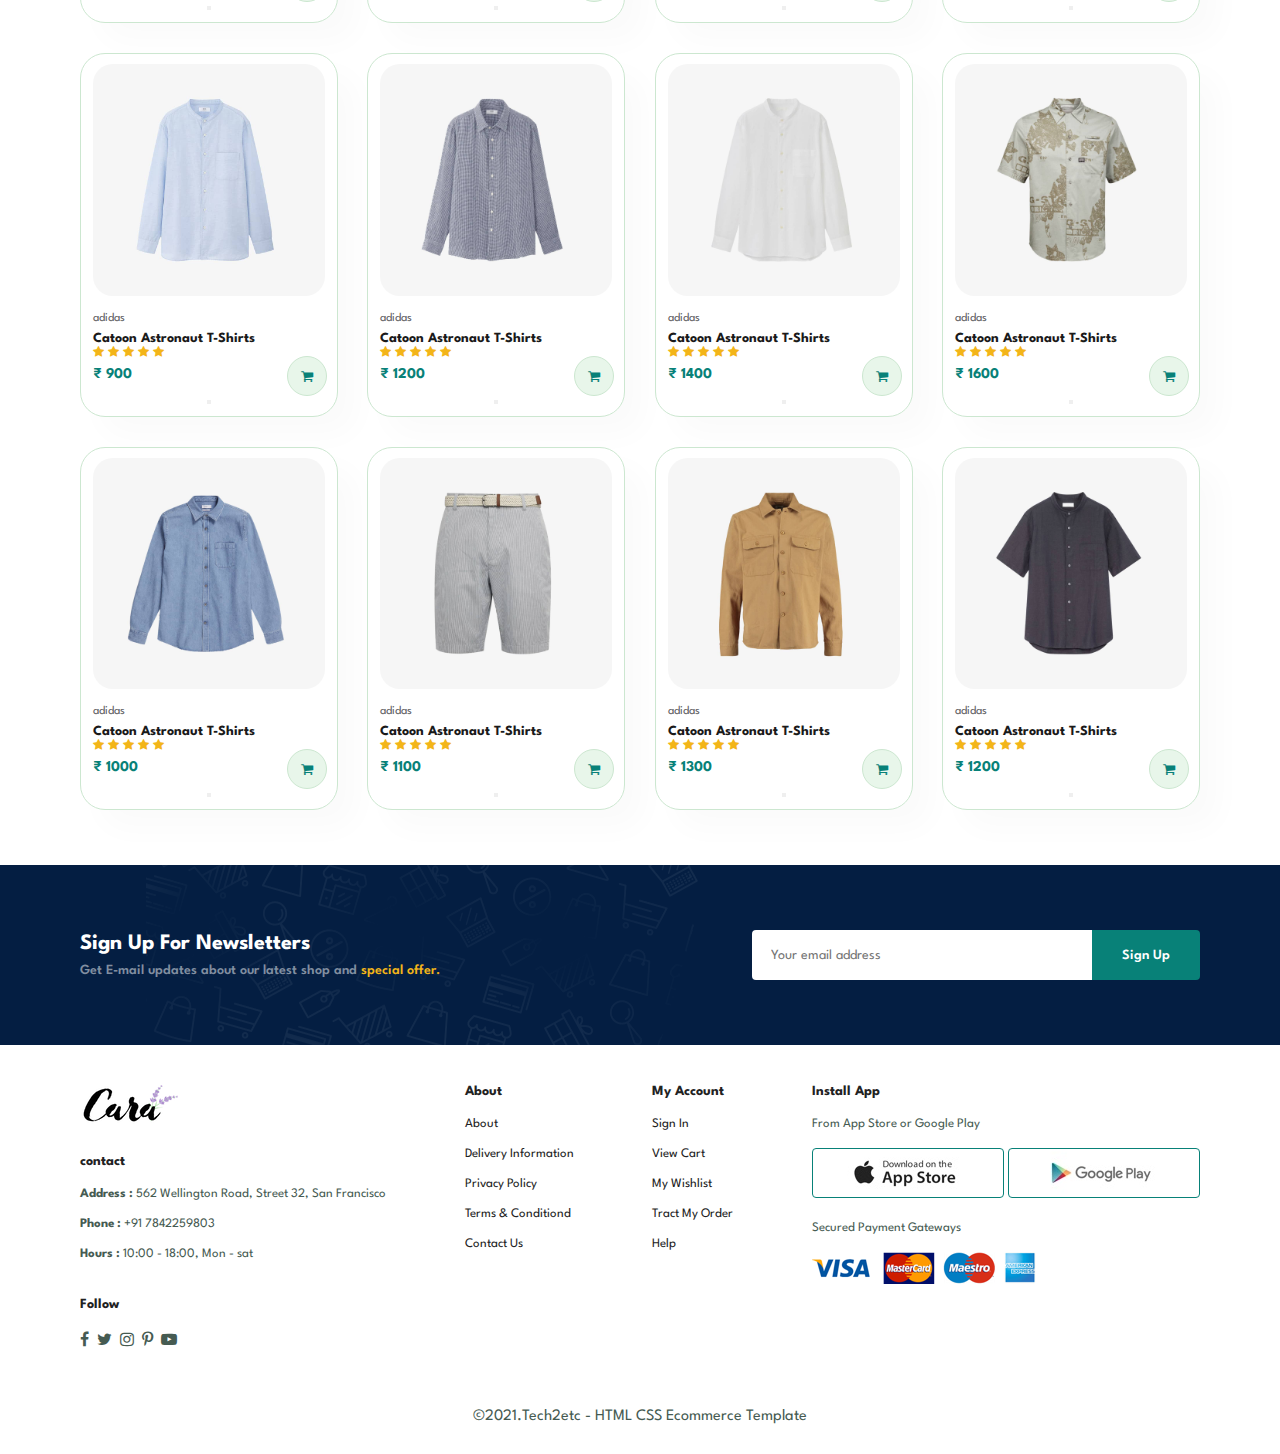
<file: shoppro.html>
<!DOCTYPE html>
<html lang="en">

<head>
    <meta charset="UTF-8">
    <meta name="viewport" content="width=device-width, initial-scale=1.0">
    <title>Cara Shoping || Shop</title>
    <!-- CSS Link -->
    <link rel="stylesheet" href="./css/style.css">
    <!-- Font link -->
    <link rel="stylesheet" href="https://cdnjs.cloudflare.com/ajax/libs/font-awesome/4.7.0/css/font-awesome.min.css" />

    <!-- fab icon link -->
    <link rel="icon" href="./Images/logo.png">
</head>

<body>
    <section id="header">
        <a href="#"><img class="logo" src="Images/logo.png" alt="logo"></a>
        <div>
            <ul id="navbar">
                <li><a href="index.html">Home</a></li>
                <li><a class="active" href="shop.html">Shop</a></li>
                <li><a href="blog.html">Blog</a></li>
                <li><a href="about.html">About</a></li>
                <li><a href="contact.html">Contact</a></li>
                <li><a href="cart.html" class="lg-bag"><i class="fa fa-shopping-bag" aria-hidden="true"></i></a>
                </li>
                <a href="" id="close"><i class="fa fa-times"></i></a>

            </ul>
        </div>
        <div id="mobile">
            <a href="cart.html"><i class="fa fa-shopping-bag" aria-hidden="true"></i></a>
            <i id="bar" class="fa fa-outdent"></i>

        </div>
    </section>
    <section id="prodetails" class="section-p1">
        <div class="single-image-pro">
            <img src="./Images/Products/f1.jpg" id="mainImg" alt="">

            <div class="small-image-group">
                <div class="image-group-col">
                    <img src="Images/Products/f1.jpg" class="small-img" alt="">
                </div>
                <div class="image-group-col">
                    <img src="Images/Products/f2.jpg" class="small-img" alt="">
                </div>
                <div class="image-group-col">
                    <img src="Images/Products/f3.jpg" class="small-img" alt="">
                </div>
                <div class="image-group-col">
                    <img src="Images/Products/f4.jpg" class="small-img" alt="">
                </div>
            </div>
        </div>
        <div class="single-pro-detail">
            <h6>Home / T-Shirt</h6>
            <h3>Men's Fashion T-Shirt</h3>
            <h3 class="rate">&#x20B9;&nbsp;1200 </h3>

            <select>
                <option value="">Select Size</option>
                <option value="">L</option>
                <option value="">S</option>
                <option value="">M</option>
                <option value="">XL</option>
                <option value="">XXL</option>
                <option value="">XXXL</option>
            </select>
            <div class="qu">
                <p class="mainus"><i class="fa fa-minus" aria-hidden="true"></i>
                    <p class="num">01</p>
                    <p class="plus"><i class="fa fa-plus" aria-hidden="true"></i></p>
                </p>
            </div>
            <!-- <input type="number" value="1" id="que"> -->
           <a href="/Assets/cart.html"><button>Add To Cart</button></a> 
            <h4 class="productd">Product Details</h4>
            <p>Lorem ipsum dolor sit amet, consectetur adipisicing elit. Dicta asperiores consequuntur veniam quidem,
                alias repudiandae sint nulla magnam distinctio corrupti veritatis eos accusantium expedita recusandae
                omnis pariatur! Perferendis hic ipsa laudantium quam, libero placeat aspernatur Lorem ipsum, dolor sit
                amet consectetur adipisicing elit. Recusandae commodi minima nemo exercitationem laboriosam neque
                expedita quis enim iure quia. </p>

        </div>
    </section>
    <section id="product1">
        <h2>Featured Products</h2>
        <p>Summer Collection New Morden Design</p>
    </section>
    <section id="product1" class="section-p1">
        <div class="pro-container">

        </div>
    </section>

    <section id="newsletters" class="section-p1" class="section-m1">
        <div class="leftside">
            <h4>Sign Up For Newsletters</h4>
            <p>Get E-mail updates about our latest shop and <span>special offer.</span></p>
        </div>
        <div class="rightside">
            <input type="email" placeholder="Your email address">
            <button class="normal">Sign Up</button>
        </div>

    </section>
    <footer class="section-p1">
        <div class="col">
            <img class="logo" src="Images/logo.png" alt="logo">
            <h4>contact</h4>
            <p><strong>Address : </strong>562 Wellington Road, Street 32, San Francisco</p>
            <p><strong>Phone : </strong>+91 7842259803</p>
            <p><strong>Hours : </strong>10:00 - 18:00, Mon - sat</p>

            <div class="follow">
                <h4>Follow</h4>
                <div class="icon">
                    <i class="fa fa-facebook" aria-hidden="true" title="facebook"></i>
                    <i class="fa fa-twitter" aria-hidden="true" title="twitter"></i>
                    <i class="fa fa-instagram" aria-hidden="true" title="instagram"></i>
                    <i class="fa fa-pinterest-p" aria-hidden="true" title="pinterest"></i>
                    <i class="fa fa-youtube-play" aria-hidden="true" title="youtube"></i>

                </div>
            </div>
        </div>
        <div class="col">
            <h4>About</h4>

            <p><a href="">About</a></p>
            <p><a href="">Delivery Information</a></p>
            <p><a href="">Privacy Policy</a></p>
            <p><a href="">Terms & Conditiond</a></p>
            <p><a href="">Contact Us</a></p>
        </div>

        <div class="col">
            <h4>My Account</h4>

            <p><a href="">Sign In</a></p>
            <p><a href="">View Cart</a></p>
            <p><a href="">My Wishlist</a></p>
            <p><a href="">Tract My Order</a></p>
            <p><a href="">Help</a></p>
        </div>

        <div class="col col1">
            <h4>Install App</h4>
            <div class="app">
                <p> From App Store or Google Play</p>
                <a href=""><img src="Images/Pay/app.jpg" alt=""></a>
                <a href=""><img src="Images/Pay/play.jpg" alt=""></a>
                <p style="padding-top: 20px;">Secured Payment Gateways</p>
                <img src="Images/Pay/pay.png" alt="">

            </div>
        </div>

    </footer>
    <div class="copyright">
        <p>&copy;2021.Tech2etc - HTML CSS Ecommerce Template</p>
    </div>
    <script src="js/shop.js"></script>
    <script>
        var mainImg = document.getElementById("mainImg")
        var smallImg = document.getElementsByClassName("small-img");
        smallImg[0].onclick = function () {
            mainImg.src = smallImg[0].src;
        }
        smallImg[1].onclick = function () {
            mainImg.src = smallImg[1].src;
        }
        smallImg[2].onclick = function () {
            mainImg.src = smallImg[2].src;
        }
        smallImg[3].onclick = function () {
            mainImg.src = smallImg[3].src;
        }

        const plus = document.querySelector(".plus");
        const num = document.querySelector(".num");
        const maius = document.querySelector(".mainus");
        console.log(plus);
        let a = 1;
        let sum;
        plus.addEventListener("click", () => {
    //   const  rate = document.querySelector(".rate").value;

            // alert("a")
            rate = 1200;
            a++;
            addZero = a < 10 ? "0" + a : a
            // console.log(addZero);
            document.querySelector(".num").innerHTML = addZero;
            //    return addZero;
            sum = rate * addZero
            console.log(sum);
        })

        maius.onclick = () => {
            a--;
            addZero = a < 10 ? "0" + a : a
            if (a > 0) {
                document.querySelector(".num").innerHTML = addZero;
            }
        }
        for (let i = 0; i < a; i++) {
            sum = 1200 * a;
            console.log(sum);
        }
       
        // console.log(rate.value);

        console.log(a);
        console.log(sum);

              // adding
            const  addbtn = document.querySelector("button"); 
        // console.log(addbtn);
        addbtn.onclick=()=>{
            addbtn.innerHTML=` <tr>
                    <td><i class="fa fa-trash-o" aria-hidden="true"></i>
                    </td>
                    <td class="prdimg"><img src="/Assets/Images/Products/f1.jpg" alt=""></td>
                    <td>The Cotton-Jersey Zip-up Hoodie</td>
                    <td>1200</td>
                    <td>
                        <div class="qut">
                            <p class="mainus"><i class="fa fa-minus" aria-hidden="true"></i></p>
                                <p class="num">01</p>
                                <p class="plus"><i class="fa fa-plus" aria-hidden="true"></i> 
                            </p>
                        </div>
                    </td>
                    <td>1200</td>
                </tr>`
        }
    </script>

</body>

</html>
</file>
<file: css/style.css>
/* ===============================================================
Template Name:Techsoft - software web application 
Template URI:http://techsoft.com
Descrption:This is HTML5,CSS3 and Bootstrap 4.6 based template
Author:techsoft
Author URI:http://techsoft.com
Version:1.0
================================================================== */
/* ================================================================

CSS Table for Index
=======================
1)Gobel Styles
 
==================================================================== */

@import url('https://fonts.googleapis.com/css2?family=Spartan:wght@100;200;300;400;500;600;700;800;900&family=Roboto&display=swap');

* {
   padding: 0;
   margin: 0;
   box-sizing: border-box;
   font-family: 'Spartan', sans-serif;
}

h1 {
   font-size: 50px;
   line-height: 64px;
   color: #222;
}

h2 {
   font-size: 50px;
   line-height: 64px;
   color: #222;
}

h4 {
   font-size: 20px;
   color: #222;
}

h6 {
   font-weight: 700;
   color: #222;
}

p {
   font-style: 16px;
   color: #465b52;
   margin: 15px0 20px 0;

}

.section-p1 {
   padding: 40px 80px;
}

.section-m1 {
   padding: 40px 0;
}

button.normal {
   font-size: 14px;
   font-weight: 600;
   padding: 15px 30px;
   background-color: #000;
   color: #fff;
   border-radius: 4px;
   cursor: pointer;
   border: none;
   outline: none;
   transition: 0.2s;
}

button.borderbtn {
   font-size: 14px;
   font-weight: 600;
   padding: 15px 30px;
   color: #fff;
   background-color: transparent;
   border-radius: 4px;
   cursor: pointer;
   border: 1px solid #fff;
   outline: none;
   transition: 0.2s;
}

button.normal:hover {
   background-color: #088178;
   color: #fff;
}

body {
   width: 100%;
}

/* header start */
#header {
   /* width: 100%; */
   display: flex;
   align-items: center;
   justify-content: space-between;
   padding: 20px 80px;
   background-color: #E3E6F3;
   box-shadow: 0 5px 15px rgba(0, 0, 0, 0.06);
   z-index: 999;
   position: sticky;
   top: 0;
   left: 0;

}

#navbar {
   display: flex;
   align-items: center;
   justify-content: center;

}

#navbar li {
   list-style: none;
   padding: 0 20px;
   position: relative;
}

#navbar li a {
   text-decoration: none;
   font-size: 16px;
   font-weight: 600;
   color: #1a1a1a;
   transition: 0.3s ease;
}

 
 
#navbar li a:hover,
#navbar li a.active {
   color: #088178;
}

#mobile {
   display: flex;
   align-items: center;
   display: none;
}
#mobile .cartlen{
   position: relative;
   right: 8px;
   top: -10px;
   border-radius: 30px;
  display: flex;
  align-items: center;
  justify-content: center;
   padding: 2px;
   width: 20px;
   height: 20px;
   background-color: #ff0000;
   color: #fff;
}
#mobile .cartlen h3{
   padding-top:5px ;
}

#close {
   display: none;
}


#navbar li a.active::after,
#navbar li a:hover::after {
   content: "";
   width: 30%;
   height: 2px;
   background-color: #088178;
   position: absolute;
   bottom: -4px;
   left: 20px;
}

/* home page */
#hero {
   background-image: url('../Images/hero4.png');
   height: 90vh;
   width: 100%;
   background-size: cover;
   background-position: top 25% right 0;
   padding: 0 80px;
   display: flex;
   flex-direction: column;
   justify-content: center;
   align-items: flex-start;


}

#hero h4 {
   padding-bottom: 15px;
}

#hero h1 {
   color: #088178;
}

#hero button {
   margin-top: 15px;
   background-image: url('../Images/button.png');
   border: none;
   color: #088178;
   background-color: transparent;
   padding: 14px 80px 14px 65px;
   background-repeat: no-repeat;
   font-weight: 700;
   cursor: pointer;
   font-size: 15px;
}

#feature {
   display: flex;
   justify-content: space-between;
   align-items: center;
   flex-wrap: wrap;

}

#feature .fe-box {
   width: 180px;
   text-align: center;
   padding: 25px 15px;
   box-shadow: 20px 20px 34px rgba(0, 0, 0, 0.03);
   border: 1px solid #cce7d0;
   border-radius: 4px;
   margin: 15px 0;
}

#feature .fe-box:hover {
   box-shadow: 10px 10px 54px rgba(70, 62, 221, 0.1);

}

#feature .fe-box img {
   width: 100%;
   margin-bottom: 10px;
}

#feature .fe-box h6 {
   display: inline-block;
   padding: 9px 8px 6px 8px;
   line-height: 1;
   border-radius: 4px;
   color: #088178;
   background-color: #fddde4;
}

#feature .fe-box:nth-child(2) h6 {
   background-color: #cdebbc;
}

#feature .fe-box:nth-child(3) h6 {
   background-color: #d1e8f2;
}

#feature .fe-box:nth-child(4) h6 {
   background-color: #cdd4f8;
}

#feature .fe-box:nth-child(5) h6 {
   background-color: #f6dbf8;
}

#feature .fe-box:nth-child(6) h6 {
   background-color: #fff2e5;
}

#product1 {
   text-align: center;

}

#product1 .pro {
   width: 23%;
   min-width: 250px;
   padding: 10px 12px;
   border: 1px solid #cce7d0;
   border-radius: 25px;
   cursor: pointer;
   box-shadow: 20px 20px 30px rgba(0, 0, 0, 0.02);
   margin: 15px 0;
   position: relative;

}

#product1 .pro:hover {
   box-shadow: 20px 20px 30px rgba(20, 20, 30, 0.06);

}

#product1 .pro .dre {
   text-align: start;
   padding: 10px 0;
}

#product1 .pro .dre span {
   color: #606063;
   font-size: 12px;
}

#product1 .pro .dre h5 {
   font-size: 14px;
   padding-top: 7px;
   color: #1a1a1a;
}

#product1 .pro .dre i {
   font-size: 12px;
   color: rgb(243, 181, 25);
}

#product1 .pro .dre h4 {
   padding-top: 7px;
   font-size: 15px;
   font-weight: 700;
   color: #088178;
}

#product1 .pro .cart {
   width: 40px;
   height: 40px;
   line-height: 40px;
   border-radius: 50px;
   background-color: #e8f6ea;
   color: #088178;
   border: 1px solid #cce7d0;
   position: absolute;
   bottom: 20px;
   right: 10px;
}

#product1 .pro img {
   width: 100%;
   border-radius: 20px;
}

#product1 .pro-container {
   display: flex;
   justify-content: space-between;
   flex-wrap: wrap;
}

#banner {
   display: flex;
   flex-direction: column;
   justify-content: center;
   align-items: center;
   text-align: center;
   width: 100%;
   height: 40vh;
   background-image: url("../Images/banner/b2.jpg");
   background-position: center;
   background-size: cover;
   background-repeat: no-repeat;
}

#banner h4 {
   color: #fff;
   font-size: 16px;
}

#banner h2 {
   color: #fff;
   font-size: 30px;
   padding: 10px 0;
}

#banner span {
   color: red;
}

#sm-banner {
   display: flex;
   justify-content: space-between;

}

#sm-banner .banner-box {
   display: flex;
   flex-direction: column;
   justify-content: center;
   flex-wrap: wrap;
   align-items: flex-start;
   background-image: url("../Images/banner/b17.jpg");
   width: 840px;
   height: 50vh;
   background-size: cover;
   background-position: center;
   padding: 30px;
}

.banner-box:hover .borderbtn {
   /* border: none; */
   background-color: #088178;
   color: #fff;
}

#sm-banner .banner-box2 {
   background-image: url("../Images/banner/b10.jpg");

}

.banner-box h4 {
   color: #fff;
   font-size: 20px;
   font-weight: 300;
}

.banner-box h2 {
   color: #fff;
   font-size: 20px;
   font-weight: 800;
}

.banner-box span {
   color: #fff;
   font-size: 20px;
   font-weight: 500;
   padding: 15px 0;
}

#banner3 {
   display: flex;
   flex-wrap: wrap;
   justify-content: space-between;
   padding: 0 80px;


}

#banner3 .banner-box {
   display: flex;
   flex-direction: column;
   justify-content: center;
   align-items: flex-start;
   background-image: url("../Images/banner/b7.jpg");
   min-width: 30%;
   height: 30vh;
   background-size: cover;
   background-position: center;
   padding: 20px;
   /* margin: 10px; */
   margin-bottom: 20px;
}

#banner3 h2 {
   color: #fff;
   font-weight: 900;
   font-size: 22px;

}

#banner3 h3 {
   color: #ff0000;
   font-weight: 800;
   font-size: 15px;

}

#banner3 .banner3-box1 {
   background-image: url("../Images/banner/b4.jpg");
   /* text-wrap: nowrap; */
}

#banner3 .banner3-box2 {
   background-image: url("../Images/banner/b18.jpg");

}

#newsletters .rightside {
   display: flex;
   width: 40%;
}

#newsletters {
   width: 100%;
   height: 20vh;
   background-color: #041e42;
   display: flex;
   justify-content: space-between;
   background-image: url("../Images/banner/b14.png");
   background-repeat: no-repeat;
   background-position: 20% 30%;
   align-items: center;
   flex-wrap: wrap;

}

.leftside h4 {
   font-size: 22px;
   font-weight: 700;
   color: #fff;
}

.leftside p {
   padding-top: 10px;
   font-size: 14px;
   color: #818ea0;
   font-weight: 600;
}

.leftside span {
   color: rgb(243, 181, 25);
}

.rightside input {
   height: 3.125rem;
   padding: 0 1.25em;
   font-size: 14px;
   width: 100%;
   border: 1px solid transparent;
   border-radius: 4px 0 0 4px;
   outline: none;
}

.rightside button {
   background-color: #088178;
   color: #fff;
   text-wrap: nowrap;
   border-radius: 0 4px 4px 0;


}

footer {
   display: flex;
   justify-content: space-between;
   flex-wrap: wrap;
}

footer .col {
   display: flex;
   flex-direction: column;
   align-items: flex-start;
   margin-bottom: 20px;
}

footer .logo {
   margin-bottom: 30px;
}

footer h4 {
   font-size: 14px;
   padding-bottom: 20px;
}

footer p {
   font-size: 13px;
   margin: 0 0 8px 0;
}

footer a {
   font-size: 13px;
   text-decoration: none;
   color: #222;
   margin-bottom: 10px;

}

footer a:hover,
footer .follow i:hover {
   color: #088178;
}

.col p {
   padding-bottom: 10px;
}

footer .follow {
   margin-top: 20px;
}

footer .follow i {
   color: #465b52;
   padding-right: 4px;
   cursor: pointer;
}

.app a img {
   border: 1px solid #088178;
   border-radius: 4px;
   padding: 0 10px;
}

.copyright {
   width: 100%;
   text-align: center;
   padding-bottom: 30px;
}

/* shop */
#hero-page {
   background-color: #041e42;
   background-image: url("../Images/banner/b1.jpg");
   background-position: center;
   background-size: cover;
   height: 40vh;
   display: flex;
   justify-content: center;
   align-items: center;
   flex-direction: column;


}

#hero-page h2 {
   color: white;
   font-size: 60px;
}

#hero-page p {
   color: white;
   font-size: 20px;
   padding-top: 30px;

}

#pagination {
   display: flex;
   justify-content: center;
   align-items: center;
}

#pagination a {
   text-decoration: none;
   padding: 10px;
   background-color: #041e42;
   margin: 2px;
   color: #fff;
   font-weight: 500;
   width: 40px;
   text-align: center;
   border-radius: 4px;
   box-shadow: 1px 1px 5px gray;

}

/* singel image */
#prodetails {
   width: 100%;
   display: flex;
}

#prodetails .single-image-pro {
   width: 40%;
   margin-right: 50px;

}

.single-pro-detail .qu {
   display: flex;
   color: #000000;
   width: 105px;
   box-shadow: 2px 2px 5px gray;
   margin-bottom: 20px;
   border-radius: 4px;
}

.qu p {
   padding: 5px;
}

.single-pro-detail .num {
   border-left: 1px solid gray;
   border-right: 1px solid gray;
   font-weight: 600;
}



#prodetails .single-image-pro img {
   width: 100%;
}

.small-image-group {

   display: flex;
   justify-content: space-between;

}

.small-image-group .image-group-col {
   margin: 5px;
}

#prodetails .single-pro-detail {
   width: 50%;
   margin-top: 30px;

}

#prodetails .single-pro-detail h6 {
   margin-bottom: 20px;

}

#prodetails .single-pro-detail h4 {
   margin-bottom: 20px;

}

#prodetails .single-pro-detail h3 {
   margin-bottom: 20px;
   font-size: 24px;
}

#prodetails .single-pro-detail select {
   display: block;
   margin-bottom: 20px;
   padding: 5px 10px;
   width: 120px;
   box-shadow: 1px 1px 2px gray;

}

#prodetails .single-pro-detail input {
   margin-bottom: 20px;
   width: 50px;
   margin-right: 10px;
   padding: 5px 5px;
   border: 2px solid gray;
   text-align: center;
   /* padding: 8px 15px; */

}

#prodetails .single-pro-detail button {
   margin-bottom: 30px;
   background-color: #088178;
   color: #fff;
   padding: 10px;
   border: none;
   border-radius: 4px;
   font-weight: 500;
   box-shadow: 1px 1px 2px gray;


}

#prodetails .single-pro-detail p {
   padding: 0 10px;
   line-height: 30px;

}

/* blog */
#hero-page.blog-header {
   background-image: url("../Images/banner/b19.jpg");
   background-position: top;
}

#blog {
   padding: 150px 150px 0 150px;
}

#blog .blog-box {
   display: flex;
   align-items: center;
   width: 100%;
   position: relative;
   margin-bottom: 80px;
}

#blog .blog-img {
   width: 50%;
   margin-right: 40px;

   /* background-color: #000; */
}

#blog img {
   width: 100%;
   height: 300px;
   object-fit: cover;
}

#blog .blog-details {
   width: 50%;
}

#blog .blog-details a {
   text-decoration: none;
   color: #088178;
   font-weight: 700;
}

#blog .blog-details a:hover {
   cursor: pointer;
   color: #041e42;

}

#blog .blog-details h4 {
   padding-bottom: 20px;
}

#blog .blog-details p {
   padding-bottom: 20px;
}

.blog-box h1 {
   color: #c9cbce;
   position: absolute;
   top: -45px;
   left: 0px;
   z-index: -1;
   font-size: 70px;
   font-weight: 700;
}

/* about */
#about {
   overflow-x: hidden;
   margin-bottom: 80px;
}

#hero-page.about-header {
   background-image: url("../Images/About/banner.png");
   background-size: cover;
   background-position: center;
}

#about .about-box {
   display: flex;
   width: 100%;
   margin: 30px;

}

#about .about-img {
   width: 50%;
   /* background-color: #041e42; */
}

#about .about-img img {
   width: 100%;
   padding-right: 30px;
}

#about .about-details {
   width: 48%;
   margin-top: 30px;
}

#about .about-details h1 {
   width: 100%;
   margin-bottom: 30px;
}

#about .about-details p {
   width: 95%;
   line-height: 25px;
   text-align: justify;
}

#downlad {
   text-align: center;
   display: flex;
   justify-content: center;
   flex-direction: column;
   /* margin: 50px; */
   /* background-color: #088178; */
   width: 100%;
}

#downlad .video {
   display: flex;
   margin-left: auto;
   margin-right: auto;
   width: 60%;
   height: 80vh;

}

#downlad .video video {
   width: 100%;
   border-radius: 10px;
}

#downlad h1 {
   margin-bottom: 20px;
}

#about .scrolltext {
   margin-top: 50px;
   width: 98%;
   height: 20px;
   margin-right: 10px;
   background-color: #363e3d;
   overflow: hidden;
   text-wrap: nowrap;
}

#about .scrolltext p {
   transform: translateX(700px);
   color: #fff;
   animation: anim 30s linear infinite;

}

/* anim */
@keyframes anim {
   form {
      transform: translateX(700px);
   }

   to {
      transform: translateX(-700px);
   }

}

/* contact */
#contact .contact-box {
   line-height: 45px;
   display: flex;
}

#contact .contact-box p {
   font-weight: 600;
   color: #3d3737;
}

#contact .contact-box p:first-child {
   color: #262525ca;
}

#contact .about-address {
   width: 50%;
}

#form {
   display: flex;
}

.inputform {
   width: 60%;
   margin-right: 40px;
}

.inputform p {
   padding-top: 10px;
   padding-bottom: 20px;
}

.inputform input,
textarea {

   margin: 10px 0;
   padding: 10px;
   width: 100%;
}

.people {
   display: flex;
   width: 30%;

}

/* .people-img{
   width: 100px;
   height: 100px; 
   background-color: #000;
} */
.people img {
   margin-left: 30px;
   margin-right: 20px;
   width: 70px;
   height: 70px;
   border-radius: 300px;

}

.people {
   margin-bottom: 50px;
}

.people p {
   width: 240px;
   line-height: 20px;
   font-weight: 600;
   color: #474545aa;
   font-size: 12px;
   /* height: 100px; */

   /* background-color: #041e42; */
}

.people-details p:nth-last-child(3) {
   color: #115652da;
   /* color:#fff; */


}

.peopled {
   display: flex;
   flex-direction: column;

}

/* cart */

#table table,
th,
tr,
td {
   border: 2px solid gray;
   /* background-color: #694d4d; */
}

.tabledetails {
   border-collapse: collapse;
}

.tabledetails th {
   padding: 10px 10px 10px 0;
   text-align: left;
}

.tabledetails .fa-trash-o {
   font-size: 30px;
   display: flex;
   padding-left:60px;
   width: 50px;
   
    
}

#table {
   display: flex;
   justify-content: center;
   align-items: center;

}
.tabledetails {
   width: 100%;

   /* display: flex; */
}

.tabledetails .prdimg img {
   width: 70px;
   height: 70px;
}

/* .tabledetails .datapro{

} */
.tabledetails .qut {
   display: flex;
   justify-content: center;
   align-items: center;
   padding-left: 5px;
   color: #000000;
   /* width: 105px; */
   /* box-shadow: 2px 2px 5px gray; */
   margin-right: 30px;
   margin-left: 30px;
   border-radius: 4px;

}

.qut p {
   padding: 5px;

}
.qut .mainus{
   /* background-color: red; */
   background-color: #088178;

   color: #fff;
   cursor: pointer;
   padding:  6px 10px;
}
.qut .plus{
   padding:  6px 10px;
   /* background-color: rgb(2, 77, 3); */
   background-color: #088178;

   color: #fff;
   cursor: pointer;
}

.qut .num {
   box-sizing: border-box;
   border-left: 1px solid gray;
   border-right: 1px solid gray;
   padding:  6px 10px;
   font-weight: 600;
   background-color: #088178;
   color: #fff;
}
#applycoupon .couponblock{
   padding: 12px;
   width: 50%;
}
#applycoupon .coupon {
   padding: 14px;
   width: 80%;
}
#applycoupon{
display: flex;
}
#applycoupon .cashblock{
   border: 1px solid gray;
   padding: 10px;
   margin-left: 50px;
   width: 50%;
}
#applycoupon table{
   border-collapse:collapse ;
   width: 100%;
   margin-top: 10px;
   margin-bottom: 20px;
  
}
#applycoupon table tr td,th{
   padding: 10px;
   text-align: left;
   /* background-color: #041e42; */
}




/* media */
@media (max-width:799px) {
   .section-p1 {
      padding: 40px;
   }

   #navbar {
      display: flex;
      flex-direction: column;
      align-items: flex-start;
      justify-content: flex-start;
      position: fixed;
      top: 0;
      right: -300px;
      height: 100vh;
      width: 300px;
      background-color: #E3E6F3;
      box-shadow: 0 40px 60px rgba(0, 0, 0, 0.1);
      padding: 80px 0 0 10px;
      transition: 0.3s;
   }

   #navbar.active {
      right: 0px;

   }

   #navbar li {
      margin-bottom: 25px;
   }

   #mobile {
      display: flex;
      align-items: center;

   }

   #mobile i {
      color: #1a1a1a;
      font-size: 24px;
      padding-left: 20px;
      /* display: none; */

   }

   #close {
      position: absolute;
      top: 30px;
      left: 30px;
      font-size: 24px;
      color: #222;
      display: initial;
   }

   .lg-bag {
      display: none;
   }

   #hero {
      height: 70vh;
      padding: 0 80px;
      background-position: top 30% right 35%;
   }

   #feature {
      justify-content: center;
   }

   #feature .fe-box {
      margin: 15px 15px;
   }

   #product1 .pro-container {
      justify-content: center;

   }

   #product1 .pro {
      margin: 15px;
   }

   #banner {
      height: 20vh;
   }

   #sm-banner .banner-box {
      /* display: flex;
flex-wrap: wrap;
   flex-direction: column;  */
      width: 100%;
      height: 30vh;

   }

   #banner3 {
      padding: 0 40px;
   }

   #banner3 .banner-box {
      width: 28%;
   }

   #newsletters {
      display: flex;
      justify-content: center;
      align-items: flex-start;
   }

   #newsletters .leftside {
      margin-left: 70px;
      margin-bottom: 20px;
      width: 70%;
   }

   #newsletters .rightside {
      display: flex;
      width: 60%;
   }

   #prodetails .single-pro-detail h4 {
      margin-top: 100px;
      margin-bottom: 20px;
      min-width: 100%;
      margin-left: -300px;
      /* background-color: #041e42; */
   }

   #prodetails .single-pro-detail p {
      margin-bottom: 20px;
      min-width: 100%;
      margin-left: -310px;
      /* background-color: #041e42; */
   }

   #prodetails .single-pro-detail {
      width: 100%;
      margin-top: 30px;
   }

   #prodetails .single-image-pro {
      width: 70%;
      margin-right: 50px;
   }

   #blog {
      padding: 150px 25px 0 25px;
   }

   /* about */
   #about {
      display: flex;
      flex-direction: column;
      justify-content: center;
   }

   #about .about-box {
      display: flex;
      flex-direction: column;
      justify-content: center;
      width: 100%;
      /* margin: 30px; */
   }

   #about .about-img {
      width: 95%;
      /* background-color: #041e42; */
   }

   #about .about-details {
      width: 94%;
      margin-top: 30px;
   }

   #downlad .video {
      display: flex;
      margin-left: auto;
      margin-right: auto;
      width: 60%;
      height: 40vh;
   }

   #contact .contact-box {
      line-height: 45px;
      display: flex;
      flex-direction: column;
      justify-content: center;
      margin-left: 15px;
      /* margin-right: auto; */

   }

   #contact .about-address {
      width: 100%;
      margin-bottom: 40px;
   }

   #form {
      display: flex;
      flex-direction: column;
   }

   .inputform {
      width: 100%;
      margin-right: 40px;
      margin-bottom: 40px;
   }

   .peopled {
      display: flex;
      flex-direction: column;
      margin-left: auto;
      margin-right: 60px;

   }

   .section-p1 {
      padding: 40px;
   }

   .people {
      display: flex;
      justify-content: center;
      margin-bottom: 50px;
   }

   #form {
      width: 95%;
      display: flex;
      flex-direction: column;
   }
   .tabledetails .fa-trash-o {
      font-size: 30px;
      display: flex;
      padding-left: 30px;
      width: 50px;
  }
  .tabledetails .qut {
 
 width: 50px;
 margin-right: 10px;

}
.subtotal{
width: 20px;
}
#applycoupon .coupon {
    margin-bottom: 10px;
}
}
/* media 477 */

@media (max-width:477px) {
   .section-p1 {
      padding: 20px;
   }

   #header {
      padding: 10px 30px;
   }

   h1 {
      font-size: 38px;
   }

   h2 {
      font-size: 30px;
   }

   #hero {
      padding: 0 20px;
      background-position: 55%;
   }
   

   #feature {
      justify-content: space-between;
   }

   #feature .fe-box {
      width: 155px;
      margin: 0 0 15px 0;
   }

   #product1 .pro {
      width: 100%;
   }

   #banner {
      height: 40vh;
   }

   #sm-banner {
      width: 100%;
      height: 70vh;
      display: flex;
      flex-direction: column
   }

   #sm-banner .banner-box {
      width: 100%;
      height: 350px;

   }

   #banner3 {
      margin-top: 120px;
      padding: 0 20px;
   }

   #banner3 .banner-box {
      width: 100%;

   }

   #newsletters {
      width: 100%;
      height: 30vh;

   }

   #newsletters .leftside {
      margin-left: 0px;
      margin-bottom: 20px;
      width: 100%;
   }

   #newsletters .rightside {
      width: 100%;
   }

   footer .col1,
   .app {
      display: flex;
      flex-direction: column;
      justify-content: center;
      align-items: center;
      margin-bottom: 20px;
      margin-left: 20px;
   }

   #hero-page h2 {
      color: white;
      font-size: 30px;

   }

   #hero-page p {
      padding-top: 0;
      color: white;
      font-size: 10px;

   }

   #prodetails .single-pro-detail {
      width: 100%;
      display: flex;
      flex-direction: column;
      margin-top: 0px;
   }

   #prodetails {
      width: 100%;
      display: flex;
      flex-direction: column;
   }

   #prodetails {
      width: 100%;
      display: flex;
      flex-direction: column;
   }

   #prodetails .single-image-pro {
      width: 100%;
      margin-right: 50px;
   }

   #prodetails .single-pro-detail p {
      padding: 0 10px;
      text-align: justify;
      line-height: 30px;
      /* min-width: 0%; */
      margin-left: -10px;

   }

   /*  */
   #blog .blog-box {
      display: flex;
      flex-direction: column;
      width: 100%;
      /* background-color: #041e42; */
      border-bottom: 1px solid gray;
      padding-bottom: 20px;
   }

   #blog .blog-img {
      width: 100%;
      margin-left: 40px;
      /* background-color: #000; */
   }

   #blog .blog-details {
      width: 100%;
   }

   #blog .blog-details h4 {
      width: 100%;
      margin-left: 0;
      padding-top: 20px;
      padding-bottom: 20px;
      /* background-color: red; */
   }

   #about {
      display: flex;
      /* flex-direction: column; */
      justify-content: center;
      padding-right: 10px;
   }

   #about .scrolltext {
      margin-top: 50px;
      background-color: #041e42;
      color: #fff;
   }

   #about .about-box {
      display: flex;
      flex-direction: column;
      justify-content: center;
      width: 95%;
      /* margin: 30px; */
   }

   #about .about-box img {
      width: 100%;
      padding-left: 15px;
      /* margin: 30px; */
   }

   #about .about-details h1 {
      width: 100%;
      margin-bottom: 10px;
      text-align: center;
   }

   #downlad h1 {
      margin-top: -40px;
      margin-bottom: 10px;
   }

   #contact .contact-box iframe {
      width: 96%;
      /* margin-right: auto; */
   }

   button.normal {
      display: flex;
      margin-left: auto;
      margin-right: auto;

   }

   #form {
      width: 100%;
      display: flex;
      flex-direction: column;
   }

   .people {
      display: flex;
      justify-content: flex-start;
      margin-bottom: 50px;
   }
  
  #applycoupon {
   display: flex;
   flex-direction: column;
}
#applycoupon .couponblock {
   padding: 12px;
   width: 100%;
}
#applycoupon .coupon {
   padding: 14px;
   width: 100%;
}
#applycoupon .cashblock {
 margin-left: 0;
   width: 100%;
}
.tabledetails {
 margin-left: 190px;
   /* display: flex; */
}
.tabledetails .qut {
  scale: .8;
   
}
}
</file>
